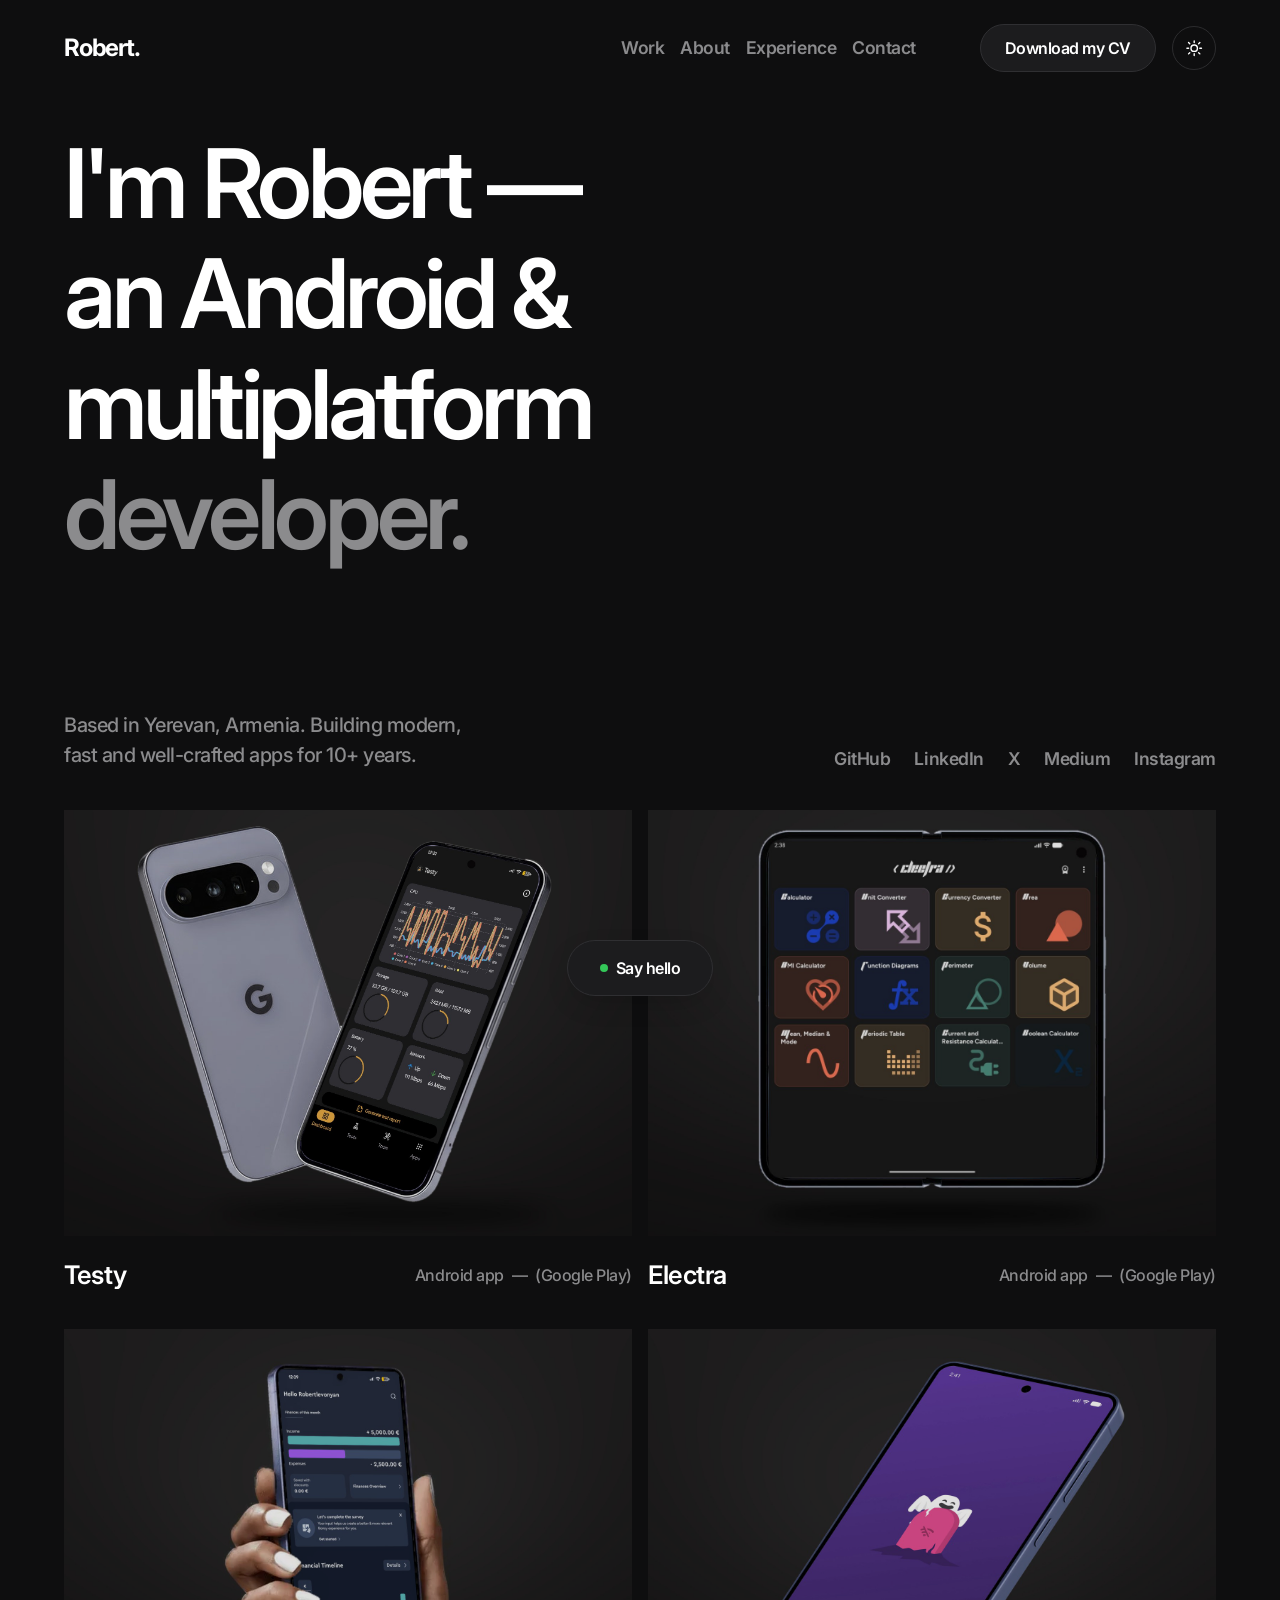
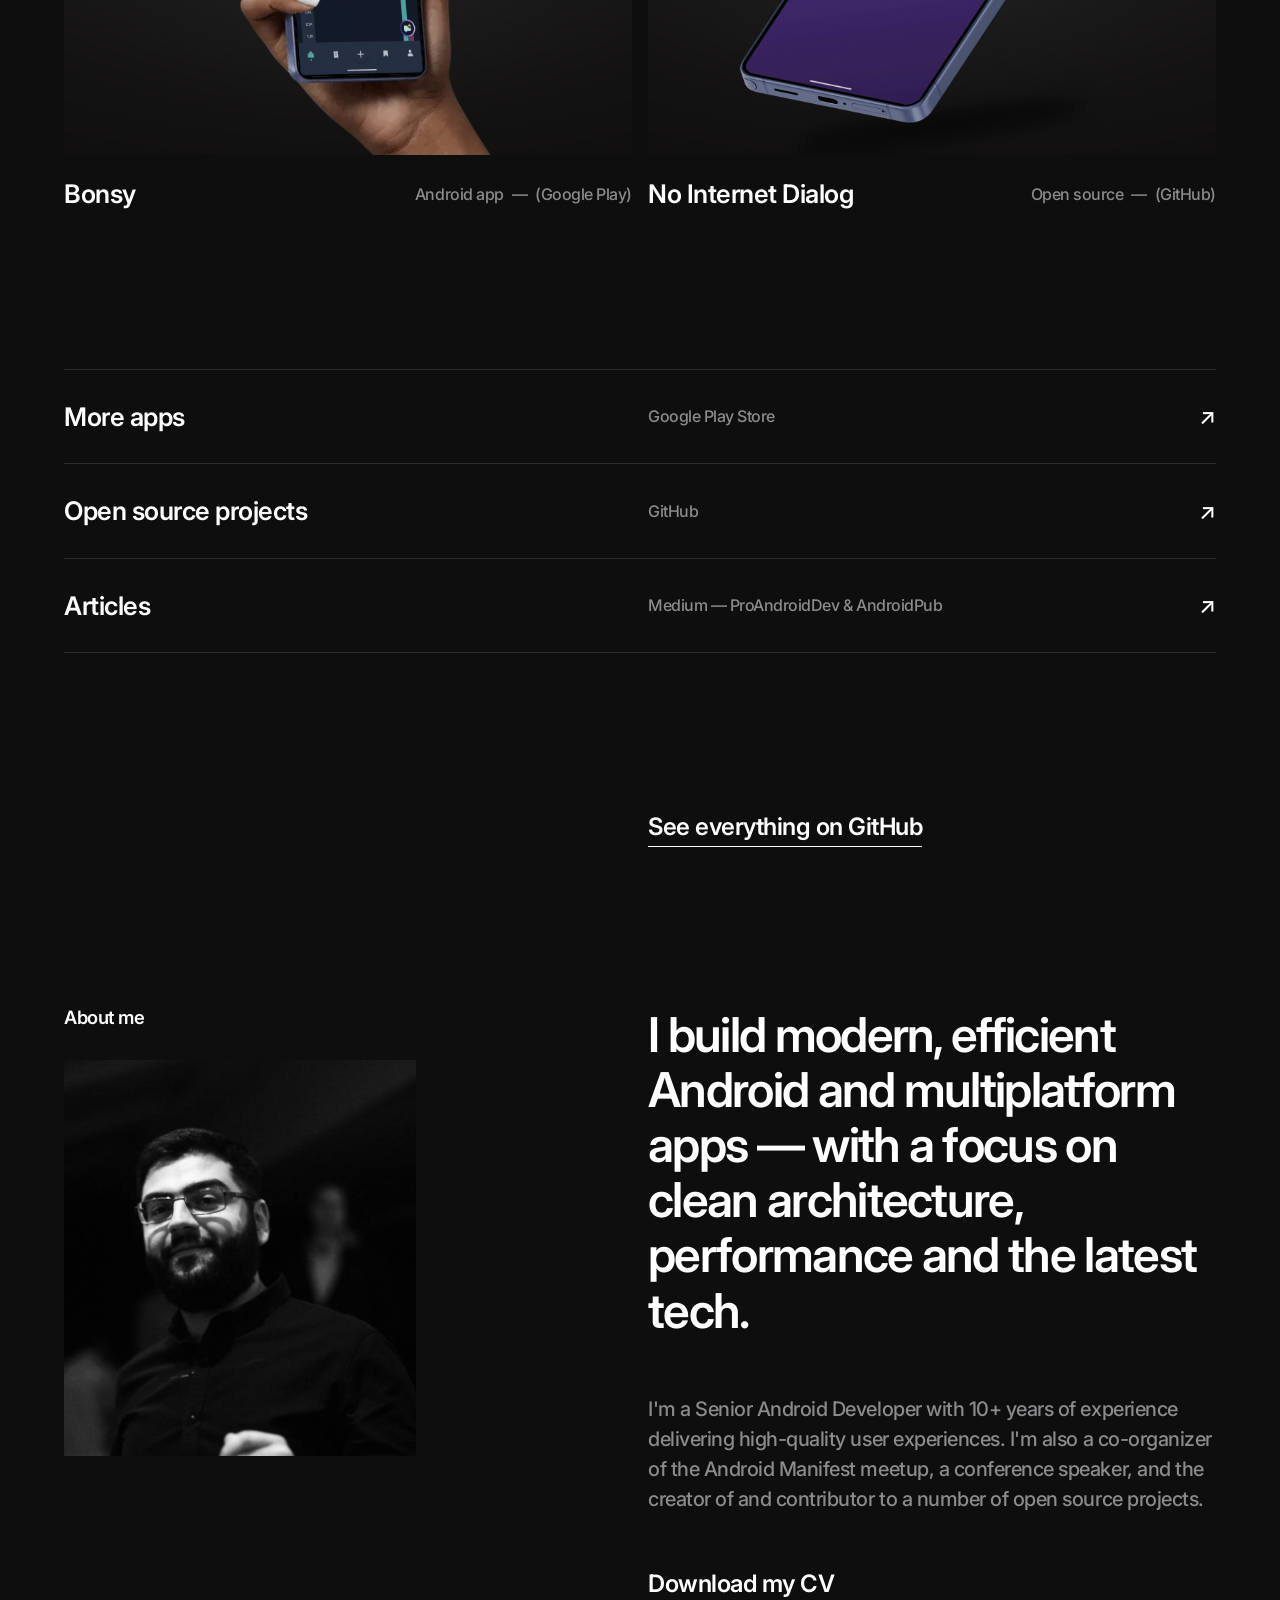
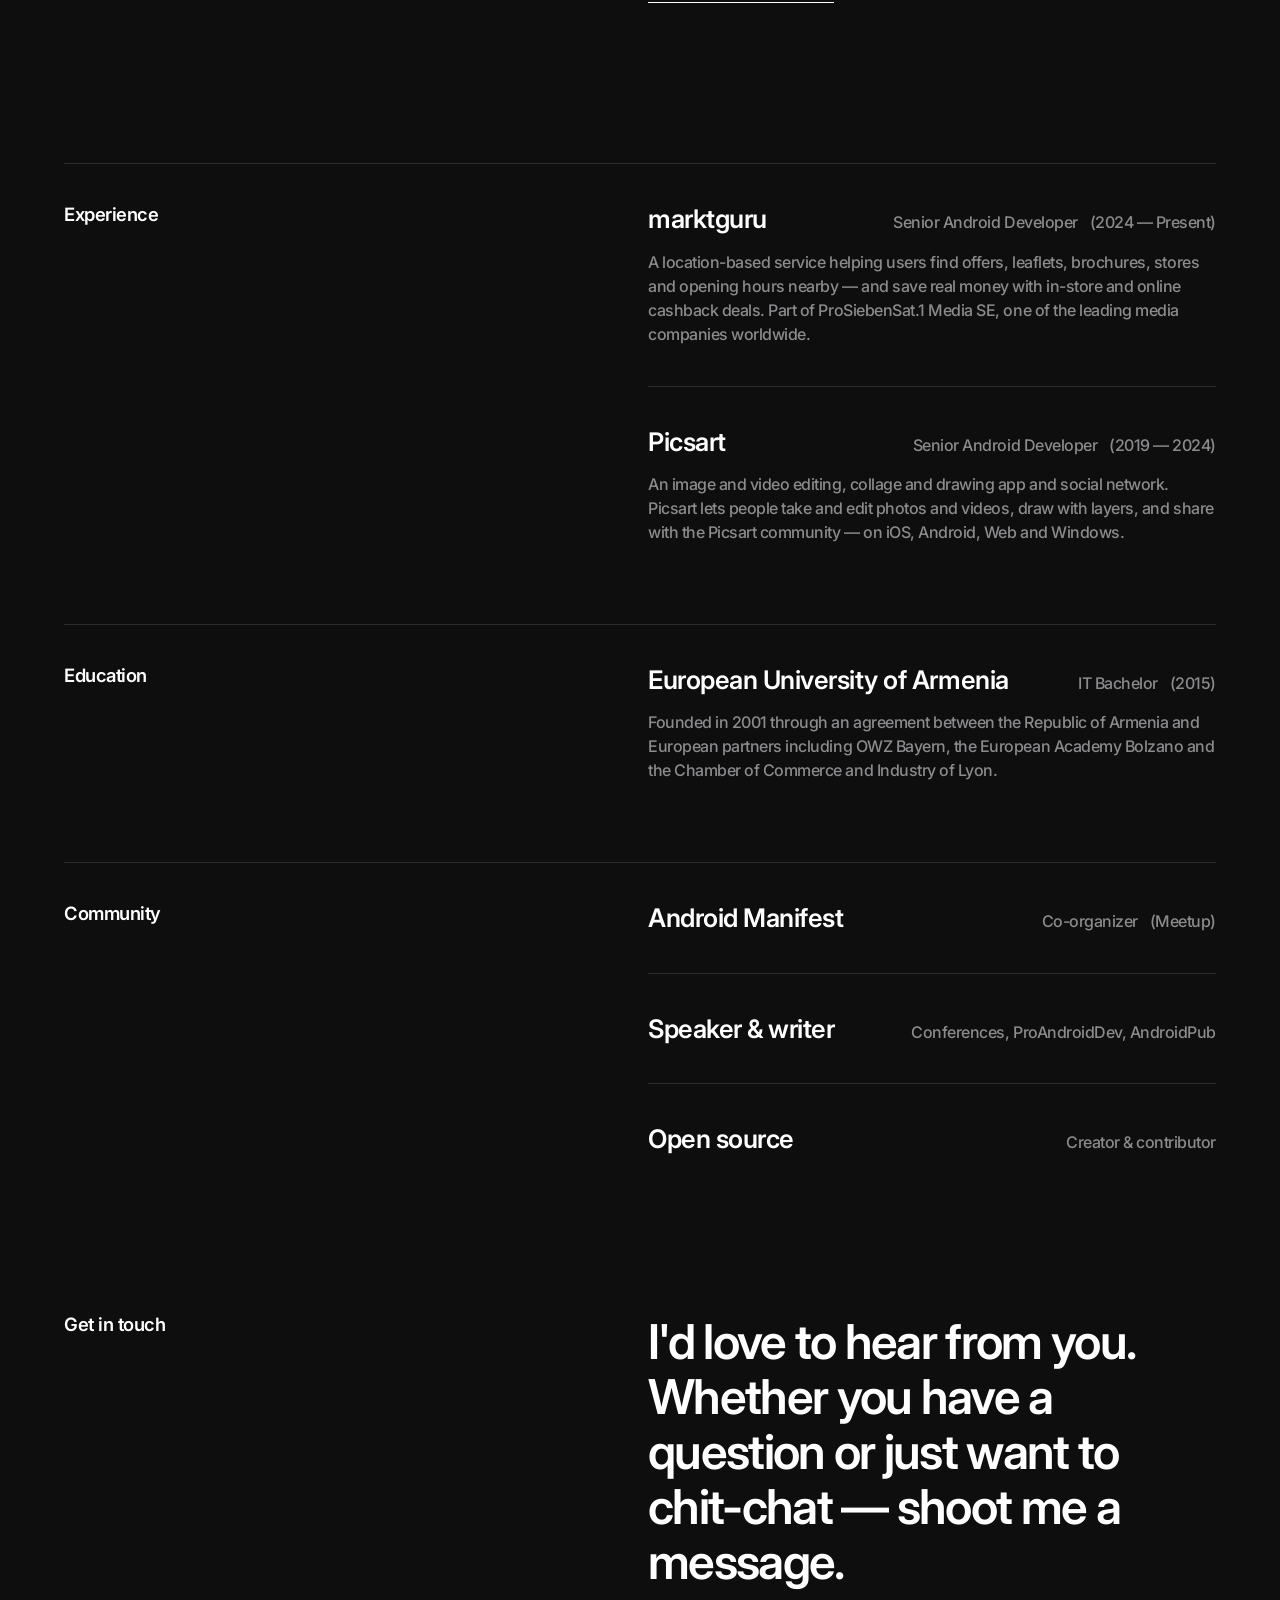
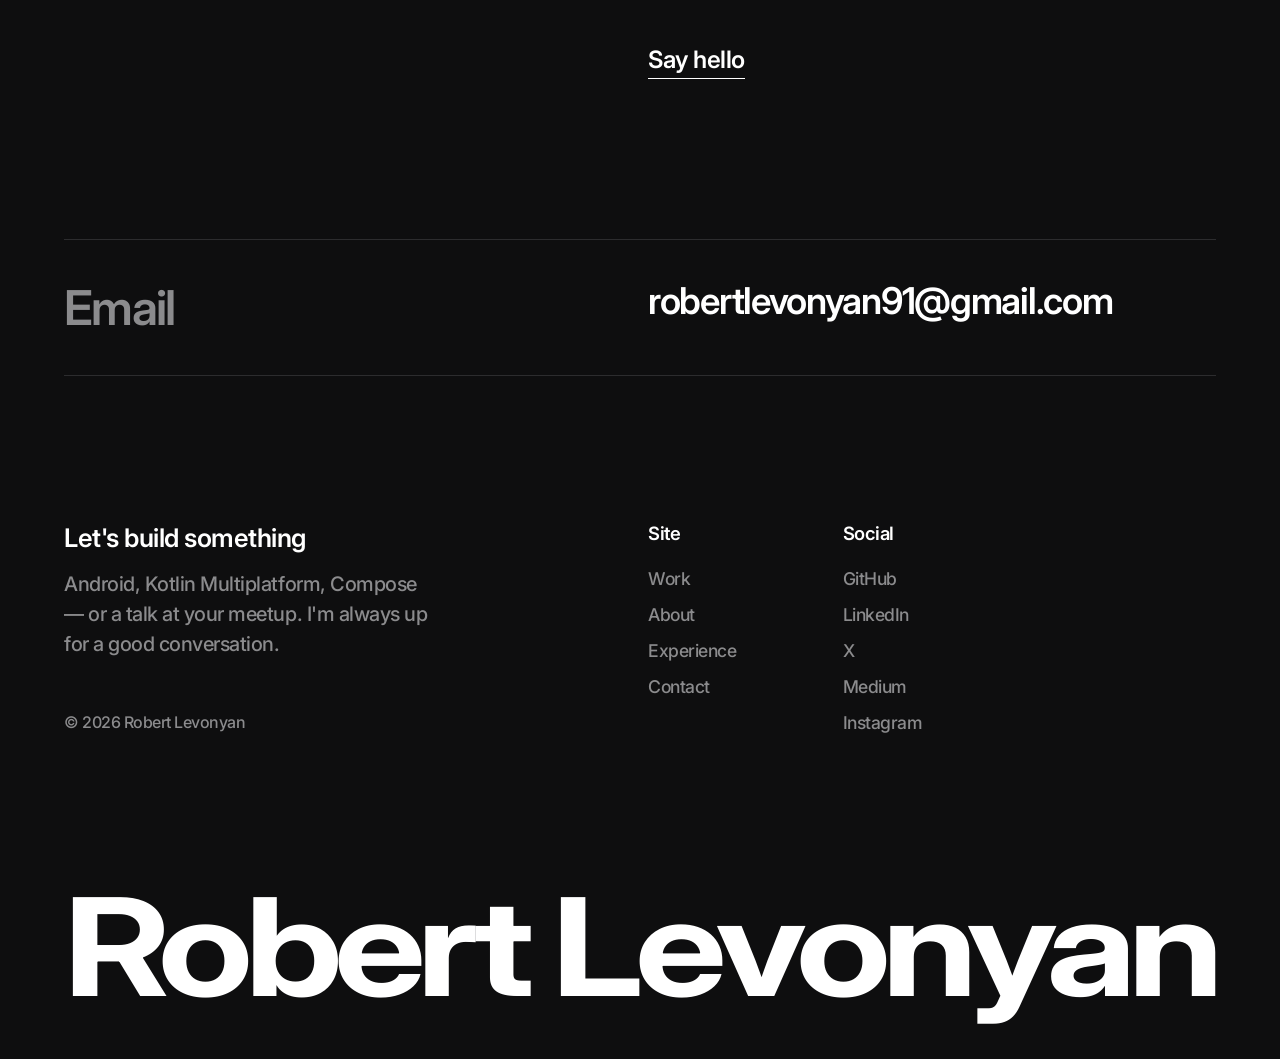
<file: index.html>
<!DOCTYPE html>
<html lang="en">
<head>
    <meta charset="utf-8">
    <title>Robert Levonyan — Android &amp; Multiplatform Developer</title>
    <meta name="description" content="Robert Levonyan is a Senior Android and multiplatform developer based in Yerevan, Armenia. Apps, open source, talks and writing.">
    <meta name="author" content="Robert Levonyan">
    <meta name="viewport" content="width=device-width, initial-scale=1">
    <meta name="theme-color" content="#0e0e0f">

    <meta property="og:type" content="website">
    <meta property="og:title" content="Robert Levonyan — Android &amp; Multiplatform Developer">
    <meta property="og:description" content="Senior Android and multiplatform developer based in Yerevan, Armenia.">
    <meta property="og:url" content="https://robertlevonyan.com/">
    <meta property="og:image" content="https://robertlevonyan.com/images/about-photo.jpg">

    <link rel="preconnect" href="https://fonts.googleapis.com">
    <link rel="preconnect" href="https://fonts.gstatic.com" crossorigin>
    <link rel="stylesheet" href="https://fonts.googleapis.com/css2?family=Inter:wght@400..700&display=swap">
    <link rel="stylesheet" href="css/site.css">
    <script>
        (function () {
            var d = document.documentElement, t = "dark";
            try { t = localStorage.getItem("theme") || "dark"; } catch (e) {}
            d.setAttribute("data-theme", t === "light" ? "light" : "dark");
            d.classList.add("js");
        })();
    </script>

    <link rel="apple-touch-icon" sizes="180x180" href="apple-touch-icon.png">
    <link rel="icon" type="image/svg+xml" href="favicon.svg">
    <link rel="icon" href="favicon.ico" sizes="any">
    <link rel="icon" type="image/png" sizes="32x32" href="favicon-32x32.png">
    <link rel="icon" type="image/png" sizes="16x16" href="favicon-16x16.png">
    <link rel="manifest" href="site.webmanifest">
</head>

<body id="top">

    <!-- ===== Hero ===== -->
    <section class="section section-hero">
        <header class="nav">
            <div class="container container-nav">
                <a href="#top" class="nav-brand" aria-label="Robert Levonyan — home">Robert.</a>

                <nav class="nav-menu" id="nav-menu" aria-label="Main">
                    <div class="nav-menu-links">
                        <a href="#work" class="nav-link">Work</a>
                        <a href="#about" class="nav-link">About</a>
                        <a href="#experience" class="nav-link">Experience</a>
                        <a href="#contact" class="nav-link">Contact</a>
                    </div>
                    <a href="https://drive.google.com/open?id=142lXrGCILpX3a_YI8Xa8GMttNpjm3hfv&amp;usp=drive_fs" target="_blank" rel="noopener" class="button button-dark">Download my CV</a>
                </nav>

                <div class="nav-actions">
                    <button class="theme-toggle" type="button" aria-label="Switch to light mode">
                        <svg class="icon-sun" viewBox="0 0 24 24" fill="none" stroke="currentColor" stroke-width="1.8" stroke-linecap="round" aria-hidden="true"><circle cx="12" cy="12" r="4.2"/><path d="M12 2.5v2.2M12 19.3v2.2M4.6 4.6l1.6 1.6M17.8 17.8l1.6 1.6M2.5 12h2.2M19.3 12h2.2M4.6 19.4l1.6-1.6M17.8 6.2l1.6-1.6"/></svg>
                        <svg class="icon-moon" viewBox="0 0 24 24" fill="none" stroke="currentColor" stroke-width="1.8" stroke-linejoin="round" aria-hidden="true"><path d="M20.5 14.6A8.5 8.5 0 0 1 9.4 3.5a8.5 8.5 0 1 0 11.1 11.1Z"/></svg>
                    </button>
                    <button class="nav-menu-button" aria-controls="nav-menu" aria-expanded="false" aria-label="Open menu">
                        <span></span><span></span>
                    </button>
                </div>
            </div>
        </header>

        <div class="container hero-main">
            <div class="hero-content">
                <h1 class="hero-heading-lines">
                    <span class="reveal-line"><span class="display-2xl">I'm Robert —</span></span>
                    <span class="reveal-line"><span class="display-2xl">an Android &amp;</span></span>
                    <span class="reveal-line"><span class="display-2xl">multiplatform</span></span>
                    <span class="reveal-line"><span class="display-2xl display-light">developer.</span></span>
                </h1>
            </div>
        </div>

        <div class="container container-hero-bottom">
            <div class="grid">
                <p class="body-l hero-intro fade-up">Based in Yerevan, Armenia. Building modern,<br class="hide-s"> fast and well-crafted apps for 10+ years.</p>
                <ul class="hero-social fade-up" aria-label="Social profiles">
                    <li><a href="https://github.com/robertlevonyan" target="_blank" rel="noopener" class="nav-link">GitHub</a></li>
                    <li><a href="https://www.linkedin.com/in/robert-levonyan-0226a462/" target="_blank" rel="noopener" class="nav-link">LinkedIn</a></li>
                    <li><a href="https://x.com/robertlevonyan" target="_blank" rel="noopener" class="nav-link">X</a></li>
                    <li><a href="https://robertlevonyan.medium.com/" target="_blank" rel="noopener" class="nav-link">Medium</a></li>
                    <li><a href="https://www.instagram.com/robert_levonyan/" target="_blank" rel="noopener" class="nav-link">Instagram</a></li>
                </ul>
            </div>
        </div>
    </section>

    <!-- ===== Work ===== -->
    <section class="section section-below-hero" id="work">
        <div class="container">
            <div class="projects-list">

                <a href="https://play.google.com/store/apps/details?id=com.robertlevonyan.testy" target="_blank" rel="noopener" class="project-card fade-up">
                    <div class="project-card-image-wrapper">
                        <img src="images/portfolio/testy-mockup.jpg" alt="Testy dashboard on a Google Pixel phone" class="project-card-image theme-img-light" loading="lazy" width="1900" height="1425">
                        <img src="images/portfolio/testy-mockup-dark.jpg" alt="Testy dashboard on a Google Pixel phone" class="project-card-image theme-img-dark" loading="lazy" width="1900" height="1425">
                        <img src="images/portfolio/testy.png" alt="" class="project-card-icon" loading="lazy">
                        <div class="project-card-image-overlay"></div>
                    </div>
                    <div class="project-card-content">
                        <div class="project-card-title">
                            <h2 class="project-card-title-text">Testy</h2>
                            <h2 class="project-card-title-text project-card-title-text-absolute" aria-hidden="true">Testy</h2>
                        </div>
                        <div class="project-card-meta body"><span>Android app</span><span>—</span><span>(Google Play)</span></div>
                    </div>
                </a>

                <a href="https://play.google.com/store/apps/details?id=com.robertlevonyan.electra" target="_blank" rel="noopener" class="project-card fade-up">
                    <div class="project-card-image-wrapper">
                        <img src="images/portfolio/electra-mockup.jpg" alt="Electra on a Google Pixel Fold" class="project-card-image theme-img-light" loading="lazy" width="1392" height="1044">
                        <img src="images/portfolio/electra-mockup-dark.jpg" alt="Electra on a Google Pixel Fold" class="project-card-image theme-img-dark" loading="lazy" width="1392" height="1044">
                        <img src="images/portfolio/electra.png" alt="" class="project-card-icon" loading="lazy">
                        <div class="project-card-image-overlay"></div>
                    </div>
                    <div class="project-card-content">
                        <div class="project-card-title">
                            <h2 class="project-card-title-text">Electra</h2>
                            <h2 class="project-card-title-text project-card-title-text-absolute" aria-hidden="true">Electra</h2>
                        </div>
                        <div class="project-card-meta body"><span>Android app</span><span>—</span><span>(Google Play)</span></div>
                    </div>
                </a>

                <a href="https://play.google.com/store/apps/details?id=guru.bonbon.app" target="_blank" rel="noopener" class="project-card fade-up">
                    <div class="project-card-image-wrapper">
                        <img src="images/portfolio/bonsy-mockup.jpg" alt="Bonsy home screen on an Android phone held in a hand" class="project-card-image theme-img-light" loading="lazy" width="1600" height="1200">
                        <img src="images/portfolio/bonsy-mockup-dark.jpg" alt="Bonsy home screen on an Android phone held in a hand" class="project-card-image theme-img-dark" loading="lazy" width="1600" height="1200">
                        <img src="images/portfolio/bonsy.png" alt="" class="project-card-icon" loading="lazy">
                        <div class="project-card-image-overlay"></div>
                    </div>
                    <div class="project-card-content">
                        <div class="project-card-title">
                            <h2 class="project-card-title-text">Bonsy</h2>
                            <h2 class="project-card-title-text project-card-title-text-absolute" aria-hidden="true">Bonsy</h2>
                        </div>
                        <div class="project-card-meta body"><span>Android app</span><span>—</span><span>(Google Play)</span></div>
                    </div>
                </a>

                <a href="https://github.com/robertlevonyan/no-internet-dialog-kt" target="_blank" rel="noopener" class="project-card fade-up">
                    <div class="project-card-image-wrapper">
                        <img src="images/portfolio/nid-mockup.jpg" alt="No Internet Dialog animation on an Android phone" class="project-card-image theme-img-light" loading="lazy" width="1600" height="1200">
                        <img src="images/portfolio/nid-mockup-dark.jpg" alt="No Internet Dialog animation on an Android phone" class="project-card-image theme-img-dark" loading="lazy" width="1600" height="1200">
                        <div class="project-card-image-overlay"></div>
                    </div>
                    <div class="project-card-content">
                        <div class="project-card-title">
                            <h2 class="project-card-title-text">No Internet Dialog</h2>
                            <h2 class="project-card-title-text project-card-title-text-absolute" aria-hidden="true">No Internet Dialog</h2>
                        </div>
                        <div class="project-card-meta body"><span>Open source</span><span>—</span><span>(GitHub)</span></div>
                    </div>
                </a>

            </div>
        </div>

        <div class="container">
            <div class="secondary-list">
                <a href="https://play.google.com/store/apps/dev?id=5477562049350283357" target="_blank" rel="noopener" class="secondary-project-card" data-preview="images/portfolio/play.png">
                    <div class="grid">
                        <div class="display-m secondary-title">More apps</div>
                        <div class="project-card-meta body secondary-meta"><span>Google Play Store</span><span class="arrow">↗</span></div>
                    </div>
                </a>
                <a href="https://github.com/robertlevonyan" target="_blank" rel="noopener" class="secondary-project-card" data-preview="images/portfolio/github.png">
                    <div class="grid">
                        <div class="display-m secondary-title">Open source projects</div>
                        <div class="project-card-meta body secondary-meta"><span>GitHub</span><span class="arrow">↗</span></div>
                    </div>
                </a>
                <a href="https://robertlevonyan.medium.com/" target="_blank" rel="noopener" class="secondary-project-card">
                    <div class="grid">
                        <div class="display-m secondary-title">Articles</div>
                        <div class="project-card-meta body secondary-meta"><span>Medium — ProAndroidDev &amp; AndroidPub</span><span class="arrow">↗</span></div>
                    </div>
                </a>
            </div>
            <div class="hover-preview" aria-hidden="true"><img alt=""></div>
        </div>

        <div class="container">
            <div class="grid">
                <a href="https://github.com/robertlevonyan" target="_blank" rel="noopener" class="link-l see-all">See everything on GitHub</a>
            </div>
        </div>
    </section>

    <!-- ===== About ===== -->
    <section class="section" id="about">
        <div class="container">
            <div class="grid grid-content">
                <div class="about-side">
                    <h2 class="display-xs">About me</h2>
                    <figure class="about-photo fade-up">
                        <img src="images/about-photo.jpg" srcset="images/about-photo.jpg 1x, images/about-photo@2x.jpg 2x" alt="Portrait of Robert Levonyan" loading="lazy">
                    </figure>
                </div>
                <div class="about-copy">
                    <p class="display-xl fade-up">I build modern, efficient Android and multiplatform apps — with a focus on clean architecture, performance and the latest tech.</p>
                    <p class="body-l fade-up">I'm a Senior Android Developer with 10+ years of experience delivering high-quality user experiences. I'm also a co-organizer of the Android Manifest meetup, a conference speaker, and the creator of and contributor to a number of open source projects.</p>
                    <a href="https://drive.google.com/open?id=142lXrGCILpX3a_YI8Xa8GMttNpjm3hfv&amp;usp=drive_fs" target="_blank" rel="noopener" class="link-l fade-up">Download my CV</a>
                </div>
            </div>
        </div>
    </section>

    <!-- ===== Experience ===== -->
    <section class="section" id="experience">
        <div class="container">
            <div class="section-header grid">
                <h2 class="display-xs title-col">Experience</h2>
                <div class="list-col">
                    <div class="xp-list">
                        <article class="xp-item fade-up">
                            <div class="xp-head">
                                <h3 class="display-m">marktguru</h3>
                                <div class="xp-meta body"><span>Senior Android Developer</span><span>(2024 — Present)</span></div>
                            </div>
                            <p class="body xp-desc">A location-based service helping users find offers, leaflets, brochures, stores and opening hours nearby — and save real money with in-store and online cashback deals. Part of ProSiebenSat.1 Media SE, one of the leading media companies worldwide.</p>
                        </article>
                        <article class="xp-item fade-up">
                            <div class="xp-head">
                                <h3 class="display-m">Picsart</h3>
                                <div class="xp-meta body"><span>Senior Android Developer</span><span>(2019 — 2024)</span></div>
                            </div>
                            <p class="body xp-desc">An image and video editing, collage and drawing app and social network. Picsart lets people take and edit photos and videos, draw with layers, and share with the Picsart community — on iOS, Android, Web and Windows.</p>
                        </article>
                    </div>
                </div>
            </div>
        </div>

        <div class="container">
            <div class="section-header grid">
                <h2 class="display-xs title-col">Education</h2>
                <div class="list-col">
                    <div class="xp-list">
                        <article class="xp-item fade-up">
                            <div class="xp-head">
                                <h3 class="display-m">European University of Armenia</h3>
                                <div class="xp-meta body"><span>IT Bachelor</span><span>(2015)</span></div>
                            </div>
                            <p class="body xp-desc">Founded in 2001 through an agreement between the Republic of Armenia and European partners including OWZ Bayern, the European Academy Bolzano and the Chamber of Commerce and Industry of Lyon.</p>
                        </article>
                    </div>
                </div>
            </div>
        </div>

        <div class="container">
            <div class="section-header grid">
                <h2 class="display-xs title-col">Community</h2>
                <div class="list-col">
                    <div class="xp-list">
                        <article class="xp-item fade-up">
                            <div class="xp-head">
                                <h3 class="display-m">Android Manifest</h3>
                                <div class="xp-meta body"><span>Co-organizer</span><span>(Meetup)</span></div>
                            </div>
                        </article>
                        <article class="xp-item fade-up">
                            <div class="xp-head">
                                <h3 class="display-m">Speaker &amp; writer</h3>
                                <div class="xp-meta body"><span>Conferences, ProAndroidDev, AndroidPub</span></div>
                            </div>
                        </article>
                        <article class="xp-item fade-up">
                            <div class="xp-head">
                                <h3 class="display-m">Open source</h3>
                                <div class="xp-meta body"><span>Creator &amp; contributor</span></div>
                            </div>
                        </article>
                    </div>
                </div>
            </div>
        </div>
    </section>

    <!-- ===== Say hello ===== -->
    <section class="section" id="contact">
        <div class="container">
            <div class="grid grid-content">
                <div class="title-s"><h2 class="display-xs">Get in touch</h2></div>
                <div class="about-copy">
                    <p class="display-xl fade-up">I'd love to hear from you. Whether you have a question or just want to chit-chat — shoot me a message.</p>
                    <a href="mailto:robertlevonyan91@gmail.com" class="link-l fade-up">Say hello</a>
                </div>
            </div>
        </div>
    </section>

    <!-- ===== Footer ===== -->
    <footer class="section section-footer">
        <div class="container">
            <div class="footer-cta">
                <div class="grid">
                    <div class="display-xl display-light footer-cta-label">Email</div>
                    <a href="mailto:robertlevonyan91@gmail.com" class="display-xl display-link footer-cta-mail">robertlevonyan91@gmail.com</a>
                </div>
            </div>
        </div>

        <div class="container">
            <div class="grid grid-footer">
                <div class="footer-item">
                    <div class="v-flex-s">
                        <h2 class="display-m">Let's build something</h2>
                        <p class="body-l">Android, Kotlin Multiplatform, Compose — or a talk at your meetup. I'm always up for a good conversation.</p>
                    </div>
                    <p class="body">© <span id="year">2026</span> Robert Levonyan</p>
                </div>
                <div class="footer-list footer-list-site">
                    <div class="display-xs">Site</div>
                    <nav class="footer-menu" aria-label="Footer">
                        <a href="#work" class="nav-link">Work</a>
                        <a href="#about" class="nav-link">About</a>
                        <a href="#experience" class="nav-link">Experience</a>
                        <a href="#contact" class="nav-link">Contact</a>
                    </nav>
                </div>
                <div class="footer-list footer-list-social">
                    <div class="display-xs">Social</div>
                    <nav class="footer-menu" aria-label="Social">
                        <a href="https://github.com/robertlevonyan" target="_blank" rel="noopener" class="nav-link">GitHub</a>
                        <a href="https://www.linkedin.com/in/robert-levonyan-0226a462/" target="_blank" rel="noopener" class="nav-link">LinkedIn</a>
                        <a href="https://x.com/robertlevonyan" target="_blank" rel="noopener" class="nav-link">X</a>
                        <a href="https://robertlevonyan.medium.com/" target="_blank" rel="noopener" class="nav-link">Medium</a>
                        <a href="https://www.instagram.com/robert_levonyan/" target="_blank" rel="noopener" class="nav-link">Instagram</a>
                    </nav>
                </div>
            </div>
        </div>

        <div class="container">
            <svg class="footer-wordmark" viewBox="0 0 1000 120" role="img" aria-label="Robert Levonyan">
                <text x="0" y="100" textLength="1000" lengthAdjust="spacingAndGlyphs">Robert Levonyan</text>
            </svg>
        </div>
    </footer>

    <div class="fixed-cta">
        <a href="mailto:robertlevonyan91@gmail.com" class="button"><span class="dot" aria-hidden="true"></span>Say hello</a>
    </div>

    <script src="js/site.js"></script>
</body>
</html>
</file>
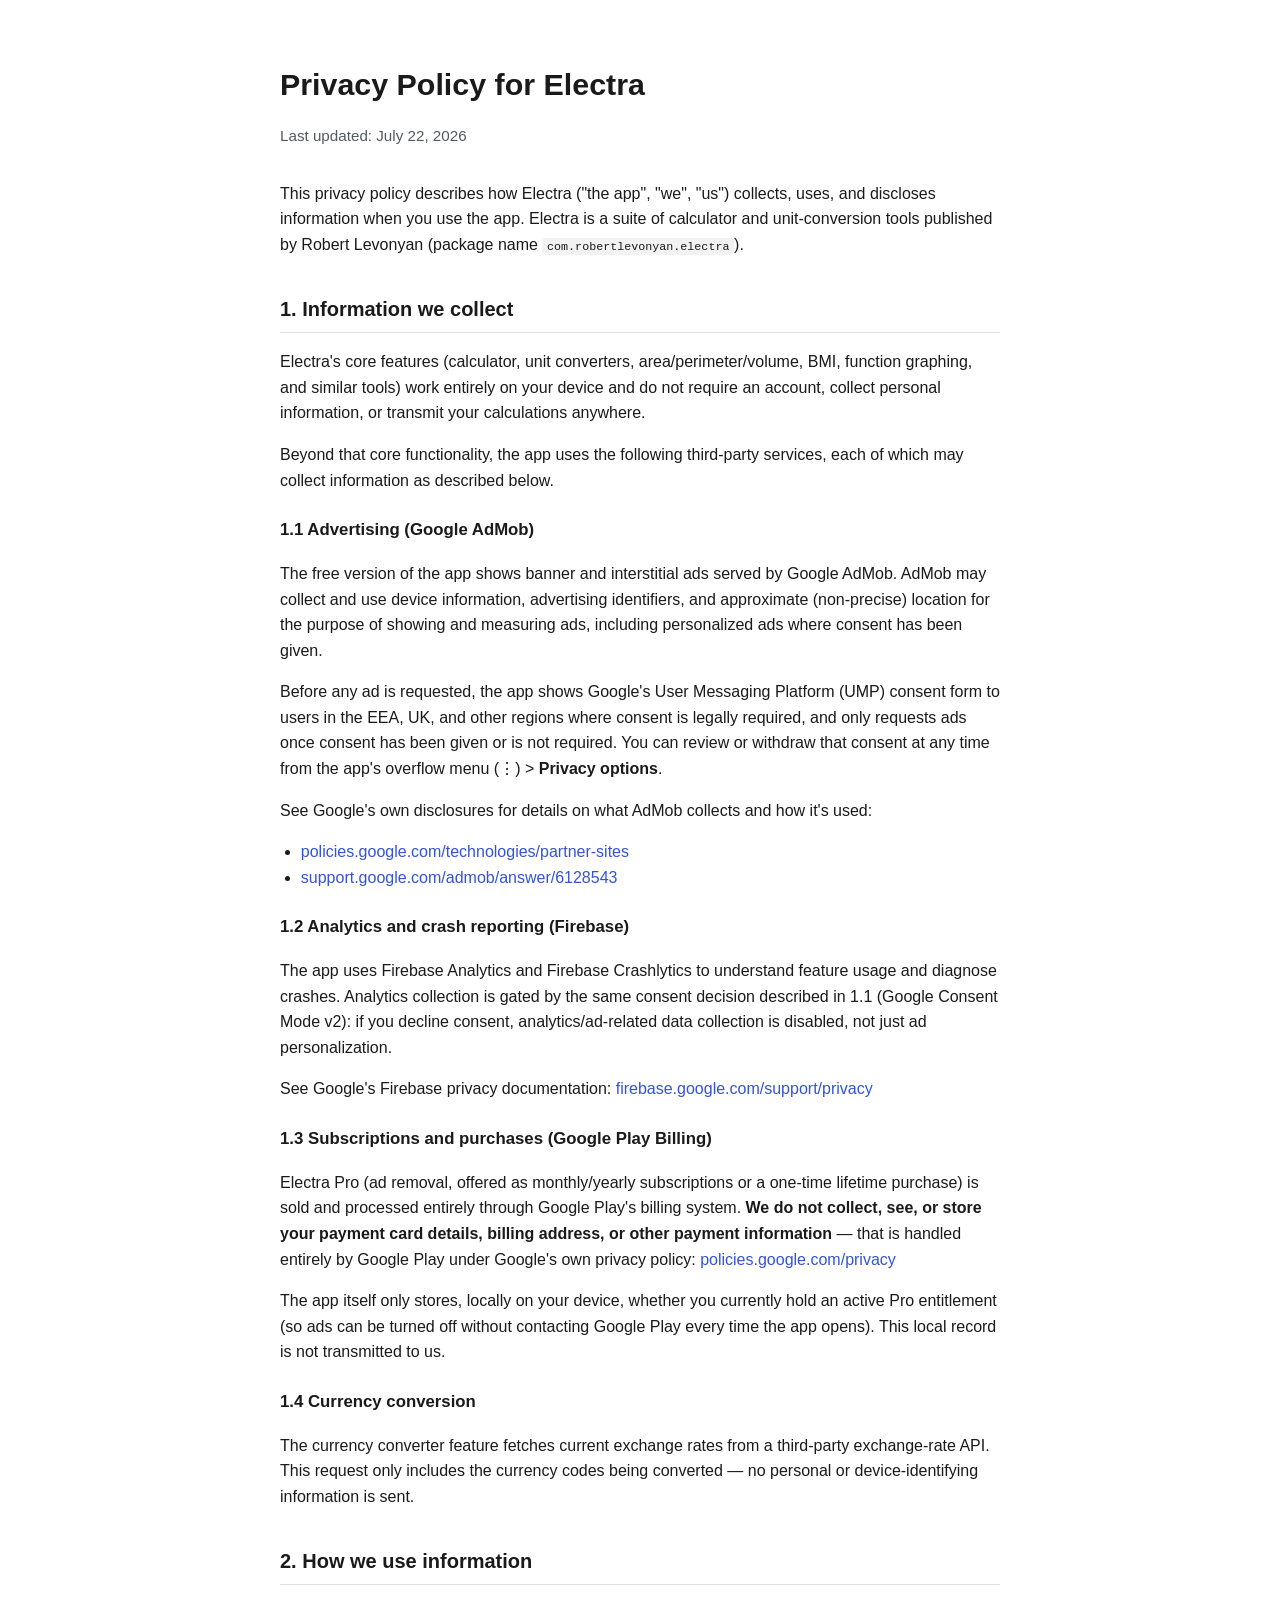
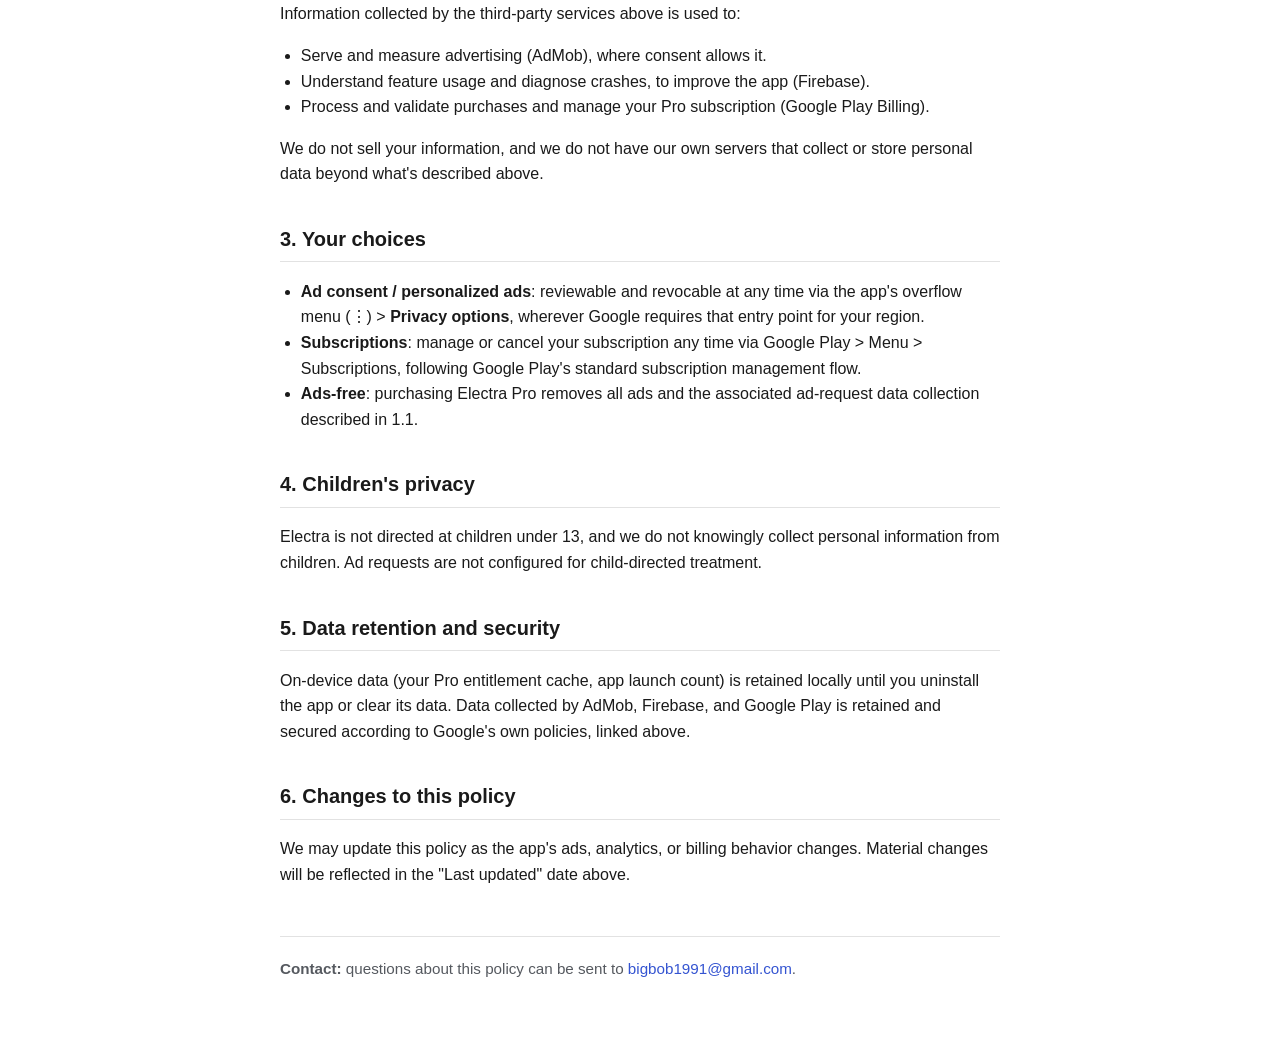
<file: electrapp.html>
<!DOCTYPE html>
<html lang="en">
<head>
<meta charset="UTF-8">
<meta name="viewport" content="width=device-width, initial-scale=1.0">
<title>Privacy Policy — Electra</title>
<style>
  :root {
    color-scheme: light dark;
    --bg: #ffffff;
    --fg: #1a1a1a;
    --muted: #55595f;
    --border: #e2e2e2;
    --accent: #3454d1;
    --code-bg: #f2f2f2;
  }
  @media (prefers-color-scheme: dark) {
    :root {
      --bg: #14161a;
      --fg: #eaeaea;
      --muted: #a7adb5;
      --border: #2b2f36;
      --accent: #8ab4ff;
      --code-bg: #1f232a;
    }
  }
  * { box-sizing: border-box; }
  html, body {
    margin: 0;
    padding: 0;
    background: var(--bg);
    color: var(--fg);
  }
  body {
    font-family: -apple-system, BlinkMacSystemFont, "Segoe UI", Roboto, Helvetica, Arial, sans-serif;
    line-height: 1.6;
    max-width: 760px;
    margin: 0 auto;
    padding: 2.5rem 1.25rem 4rem;
  }
  h1 {
    font-size: 1.9rem;
    margin-bottom: 0.25rem;
  }
  .updated {
    color: var(--muted);
    font-size: 0.95rem;
    margin-bottom: 2rem;
  }
  h2 {
    font-size: 1.25rem;
    margin-top: 2.25rem;
    padding-bottom: 0.4rem;
    border-bottom: 1px solid var(--border);
  }
  h3 {
    font-size: 1.05rem;
    margin-top: 1.5rem;
  }
  p, li {
    color: var(--fg);
  }
  ul {
    padding-left: 1.3rem;
  }
  a {
    color: var(--accent);
    text-decoration: none;
    word-break: break-word;
  }
  a:hover { text-decoration: underline; }
  code {
    background: var(--code-bg);
    padding: 0.15em 0.4em;
    border-radius: 4px;
    font-size: 0.9em;
  }
  .contact {
    margin-top: 3rem;
    padding-top: 1.25rem;
    border-top: 1px solid var(--border);
    color: var(--muted);
    font-size: 0.95rem;
  }
</style>
</head>
<body>

<h1>Privacy Policy for Electra</h1>
<p class="updated">Last updated: July 22, 2026</p>

<p>
  This privacy policy describes how Electra ("the app", "we", "us") collects, uses, and discloses
  information when you use the app. Electra is a suite of calculator and unit-conversion tools
  published by Robert Levonyan (package name <code>com.robertlevonyan.electra</code>).
</p>

<h2>1. Information we collect</h2>

<p>
  Electra's core features (calculator, unit converters, area/perimeter/volume, BMI, function
  graphing, and similar tools) work entirely on your device and do not require an account, collect
  personal information, or transmit your calculations anywhere.
</p>
<p>
  Beyond that core functionality, the app uses the following third-party services, each of which
  may collect information as described below.
</p>

<h3>1.1 Advertising (Google AdMob)</h3>
<p>
  The free version of the app shows banner and interstitial ads served by Google AdMob. AdMob may
  collect and use device information, advertising identifiers, and approximate (non-precise)
  location for the purpose of showing and measuring ads, including personalized ads where consent
  has been given.
</p>
<p>
  Before any ad is requested, the app shows Google's User Messaging Platform (UMP) consent form to
  users in the EEA, UK, and other regions where consent is legally required, and only requests ads
  once consent has been given or is not required. You can review or withdraw that consent at any
  time from the app's overflow menu (⋮) &gt; <strong>Privacy options</strong>.
</p>
<p>See Google's own disclosures for details on what AdMob collects and how it's used:</p>
<ul>
  <li><a href="https://policies.google.com/technologies/partner-sites">policies.google.com/technologies/partner-sites</a></li>
  <li><a href="https://support.google.com/admob/answer/6128543">support.google.com/admob/answer/6128543</a></li>
</ul>

<h3>1.2 Analytics and crash reporting (Firebase)</h3>
<p>
  The app uses Firebase Analytics and Firebase Crashlytics to understand feature usage and diagnose
  crashes. Analytics collection is gated by the same consent decision described in 1.1 (Google
  Consent Mode v2): if you decline consent, analytics/ad-related data collection is disabled, not
  just ad personalization.
</p>
<p>
  See Google's Firebase privacy documentation:
  <a href="https://firebase.google.com/support/privacy">firebase.google.com/support/privacy</a>
</p>

<h3>1.3 Subscriptions and purchases (Google Play Billing)</h3>
<p>
  Electra Pro (ad removal, offered as monthly/yearly subscriptions or a one-time lifetime purchase)
  is sold and processed entirely through Google Play's billing system. <strong>We do not collect,
  see, or store your payment card details, billing address, or other payment information</strong>
  — that is handled entirely by Google Play under Google's own privacy policy:
  <a href="https://policies.google.com/privacy">policies.google.com/privacy</a>
</p>
<p>
  The app itself only stores, locally on your device, whether you currently hold an active Pro
  entitlement (so ads can be turned off without contacting Google Play every time the app opens).
  This local record is not transmitted to us.
</p>

<h3>1.4 Currency conversion</h3>
<p>
  The currency converter feature fetches current exchange rates from a third-party exchange-rate
  API. This request only includes the currency codes being converted — no personal or
  device-identifying information is sent.
</p>

<h2>2. How we use information</h2>
<p>Information collected by the third-party services above is used to:</p>
<ul>
  <li>Serve and measure advertising (AdMob), where consent allows it.</li>
  <li>Understand feature usage and diagnose crashes, to improve the app (Firebase).</li>
  <li>Process and validate purchases and manage your Pro subscription (Google Play Billing).</li>
</ul>
<p>
  We do not sell your information, and we do not have our own servers that collect or store personal
  data beyond what's described above.
</p>

<h2>3. Your choices</h2>
<ul>
  <li><strong>Ad consent / personalized ads</strong>: reviewable and revocable at any time via the
    app's overflow menu (⋮) &gt; <strong>Privacy options</strong>, wherever Google requires that
    entry point for your region.</li>
  <li><strong>Subscriptions</strong>: manage or cancel your subscription any time via Google Play
    &gt; Menu &gt; Subscriptions, following Google Play's standard subscription management flow.</li>
  <li><strong>Ads-free</strong>: purchasing Electra Pro removes all ads and the associated
    ad-request data collection described in 1.1.</li>
</ul>

<h2>4. Children's privacy</h2>
<p>
  Electra is not directed at children under 13, and we do not knowingly collect personal
  information from children. Ad requests are not configured for child-directed treatment.
</p>

<h2>5. Data retention and security</h2>
<p>
  On-device data (your Pro entitlement cache, app launch count) is retained locally until you
  uninstall the app or clear its data. Data collected by AdMob, Firebase, and Google Play is
  retained and secured according to Google's own policies, linked above.
</p>

<h2>6. Changes to this policy</h2>
<p>
  We may update this policy as the app's ads, analytics, or billing behavior changes. Material
  changes will be reflected in the "Last updated" date above.
</p>

<p class="contact">
  <strong>Contact:</strong> questions about this policy can be sent to
  <a href="mailto:bigbob1991@gmail.com">bigbob1991@gmail.com</a>.
</p>

</body>
</html>
</file>
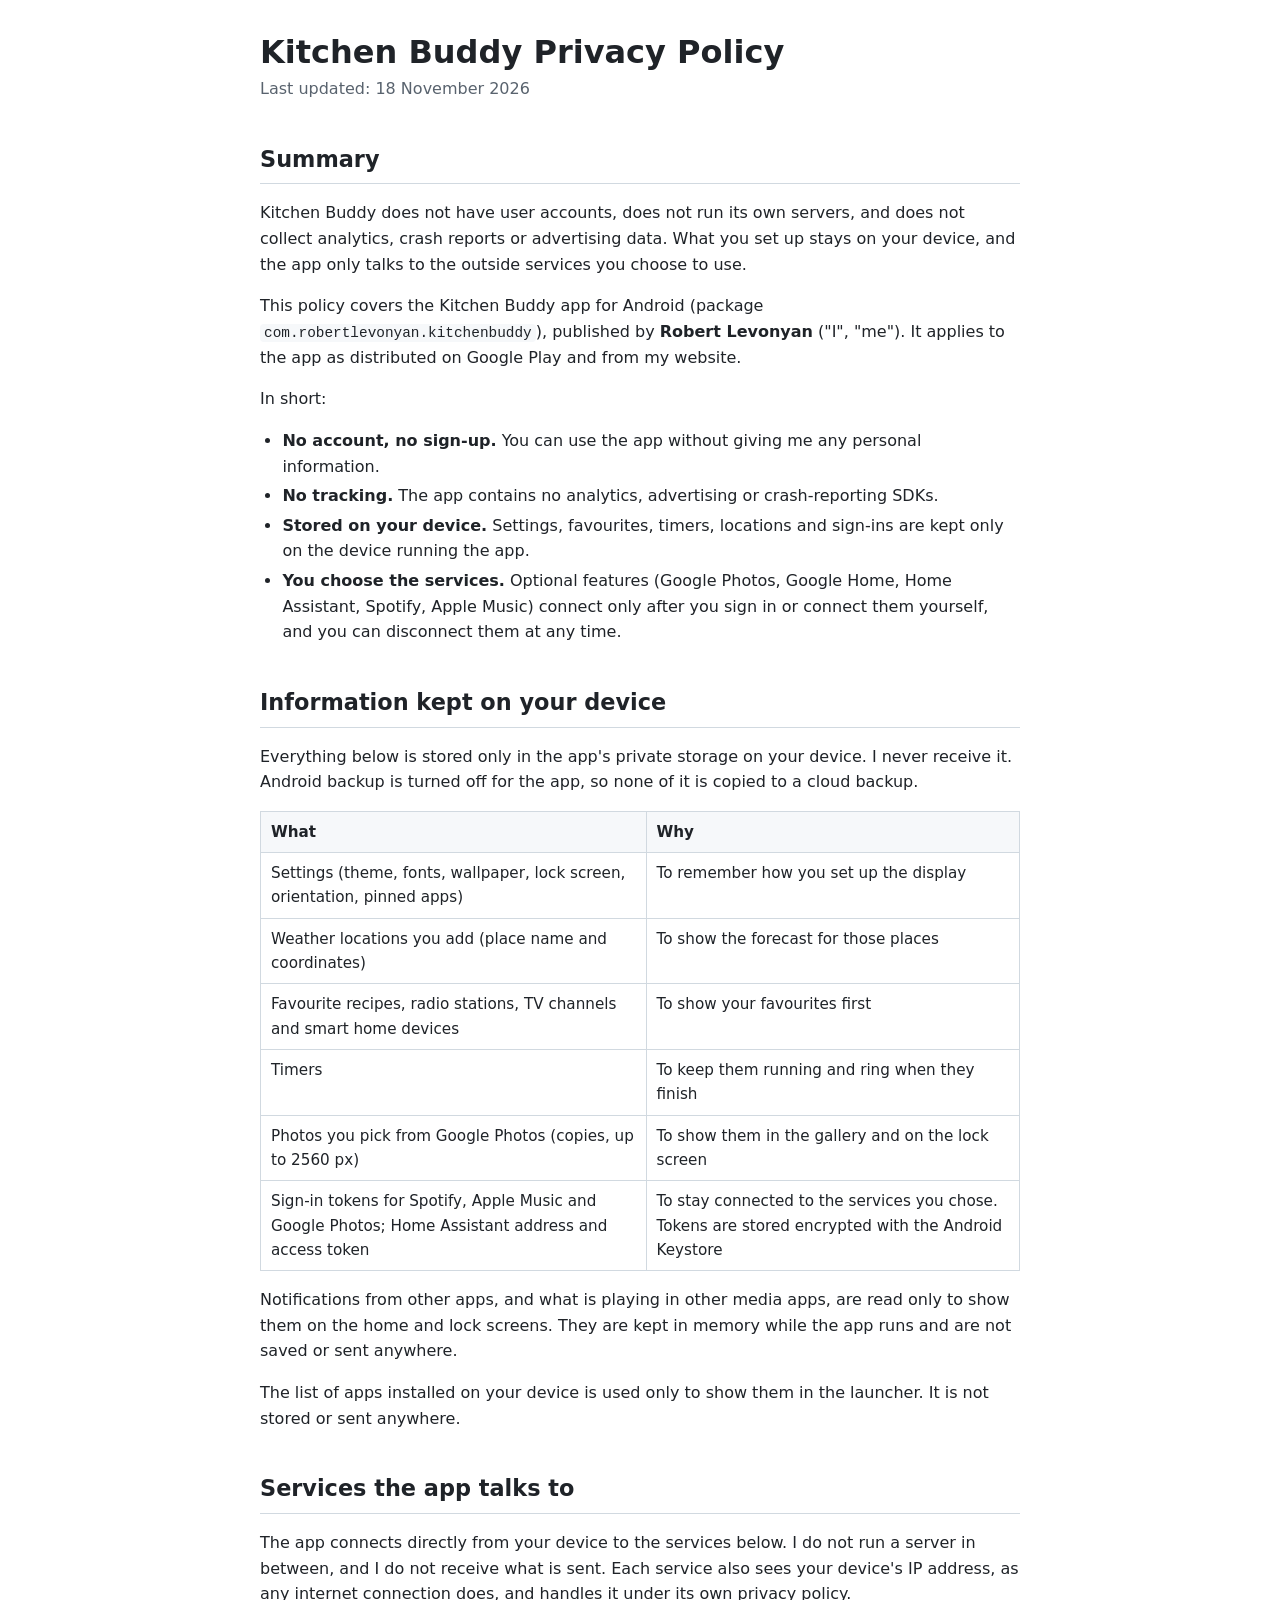
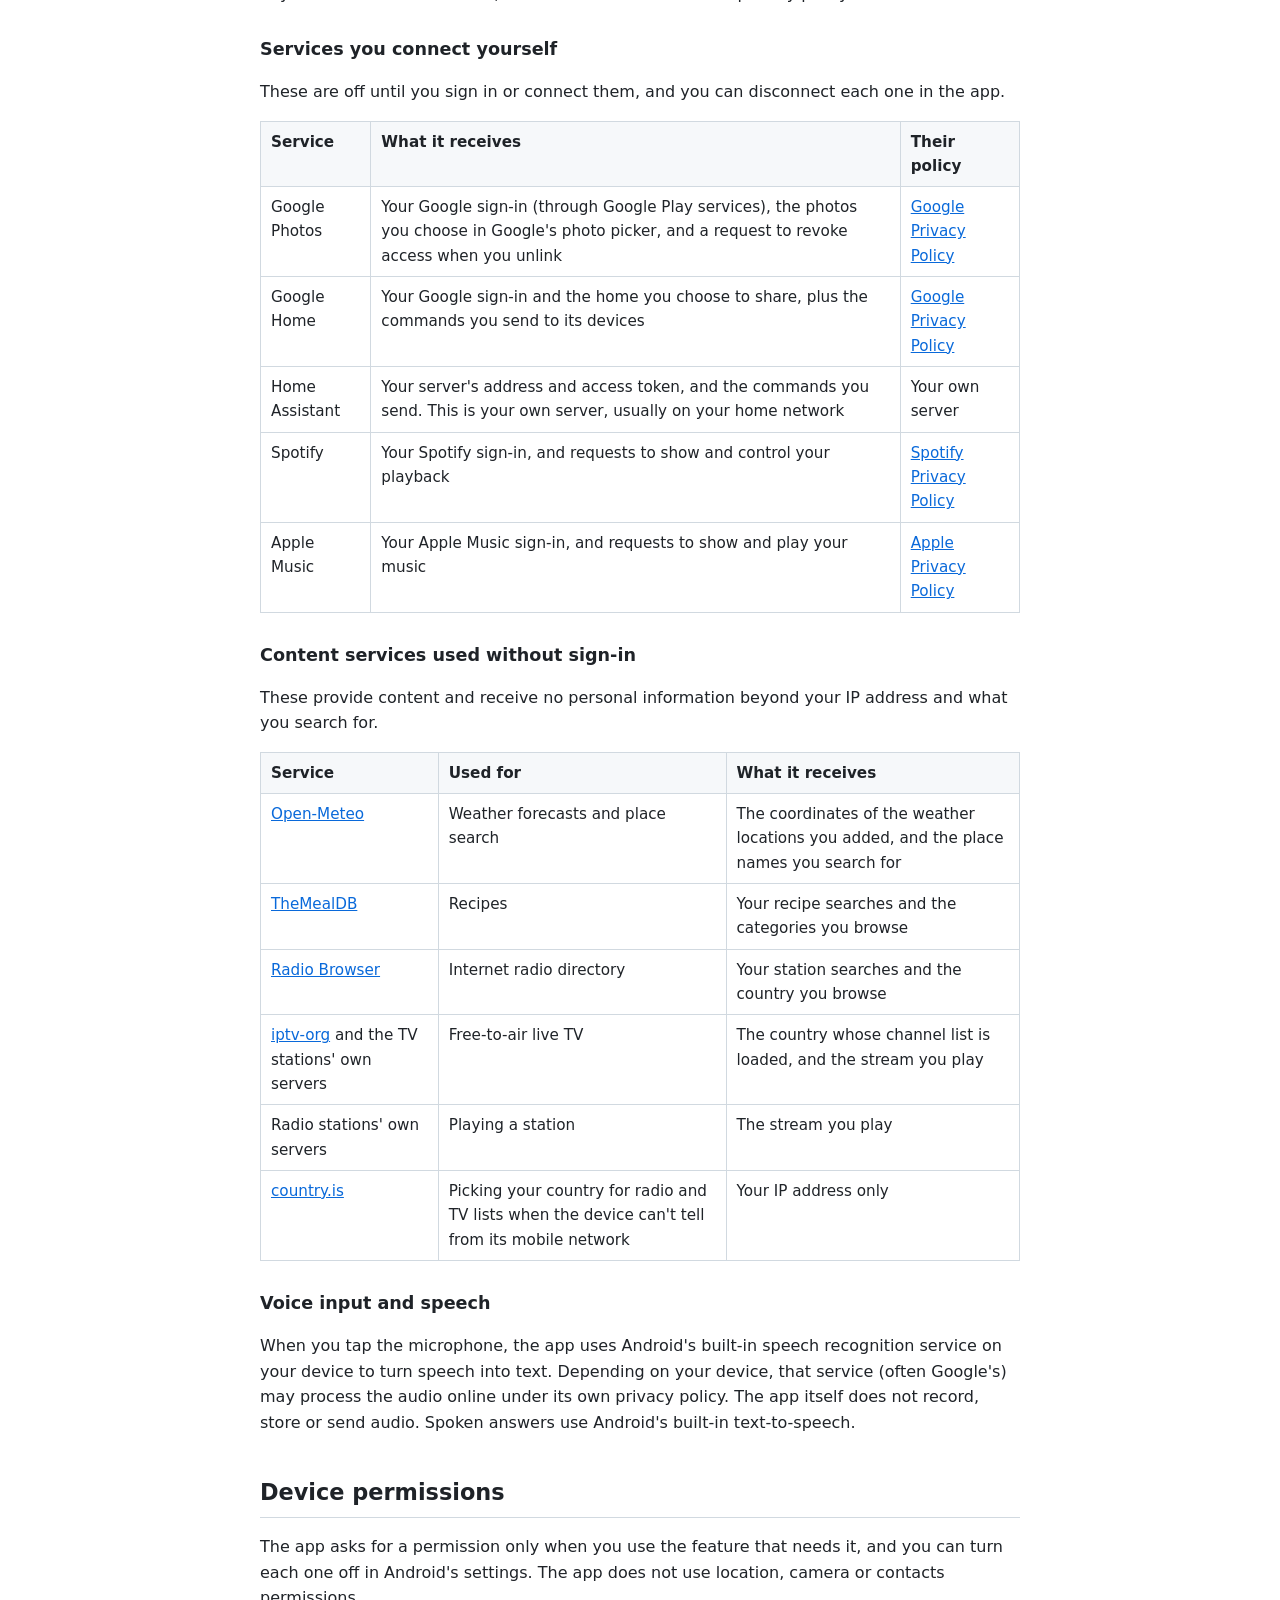
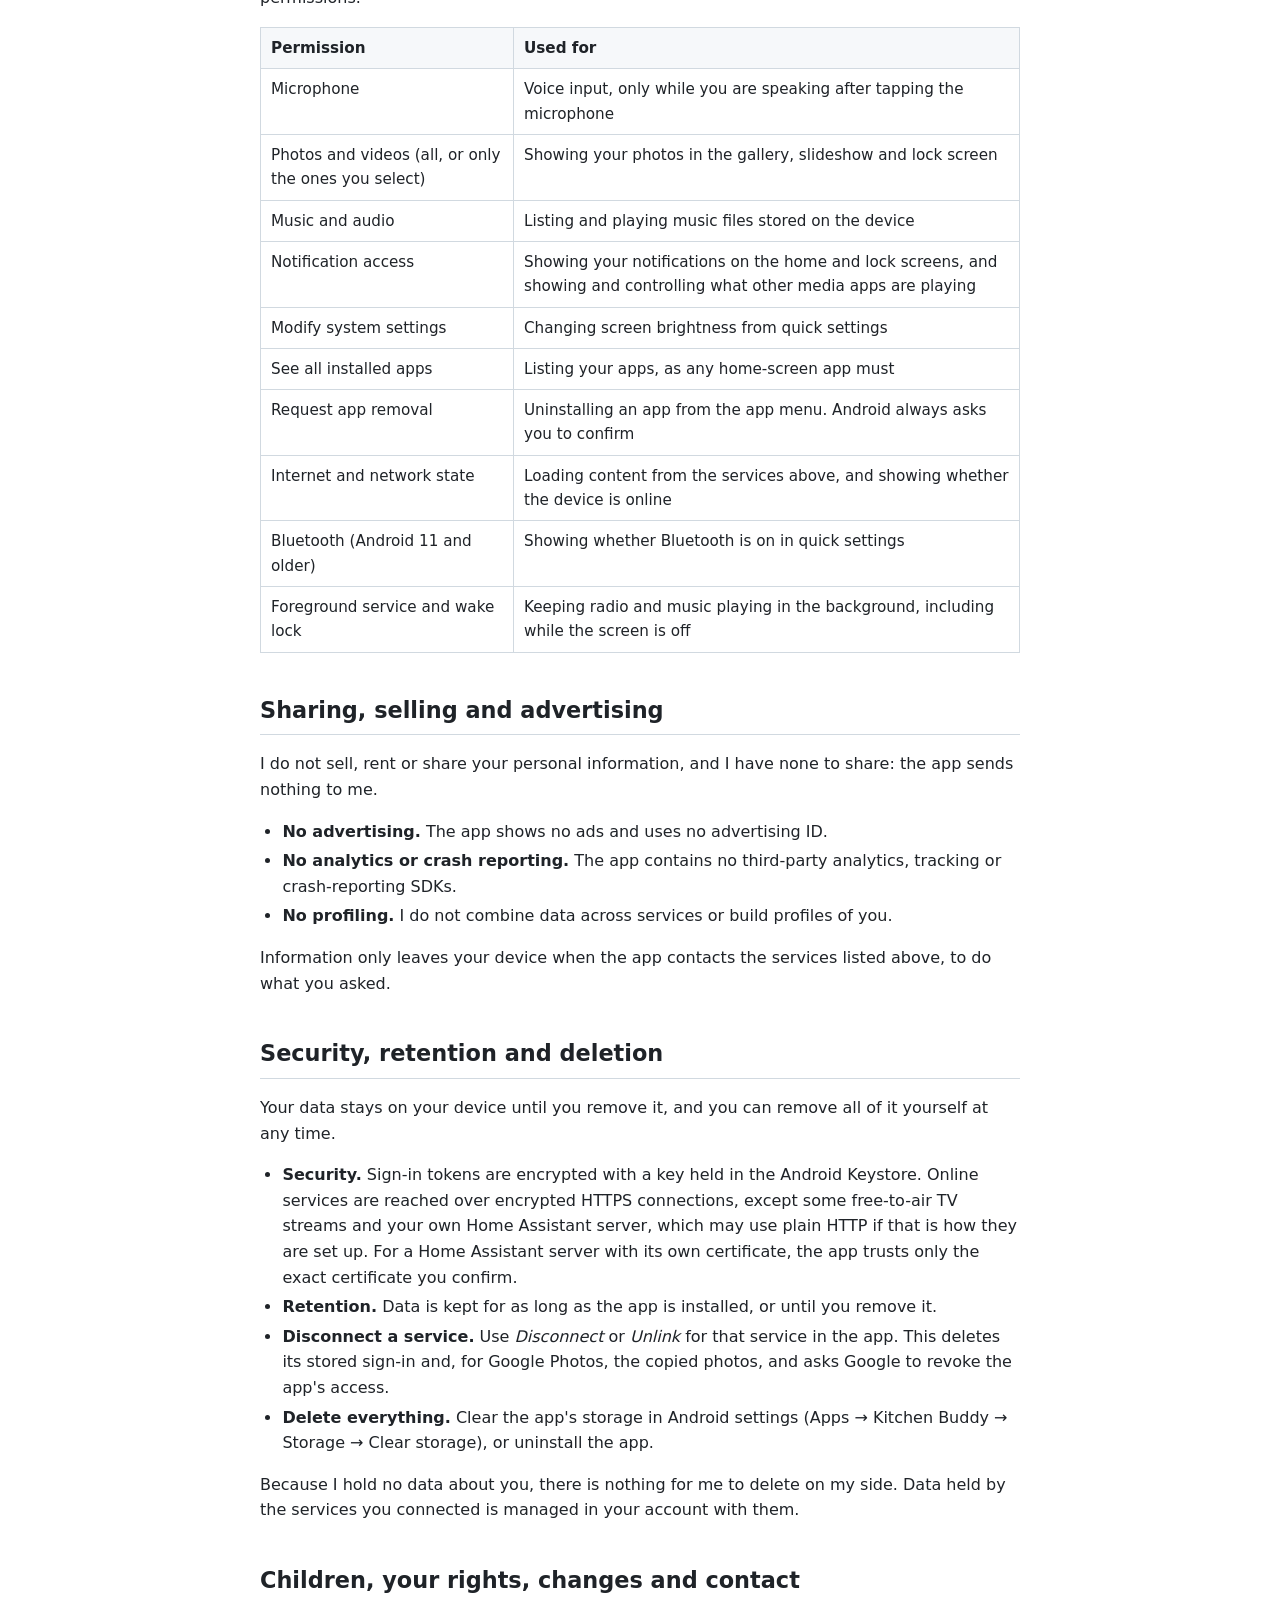
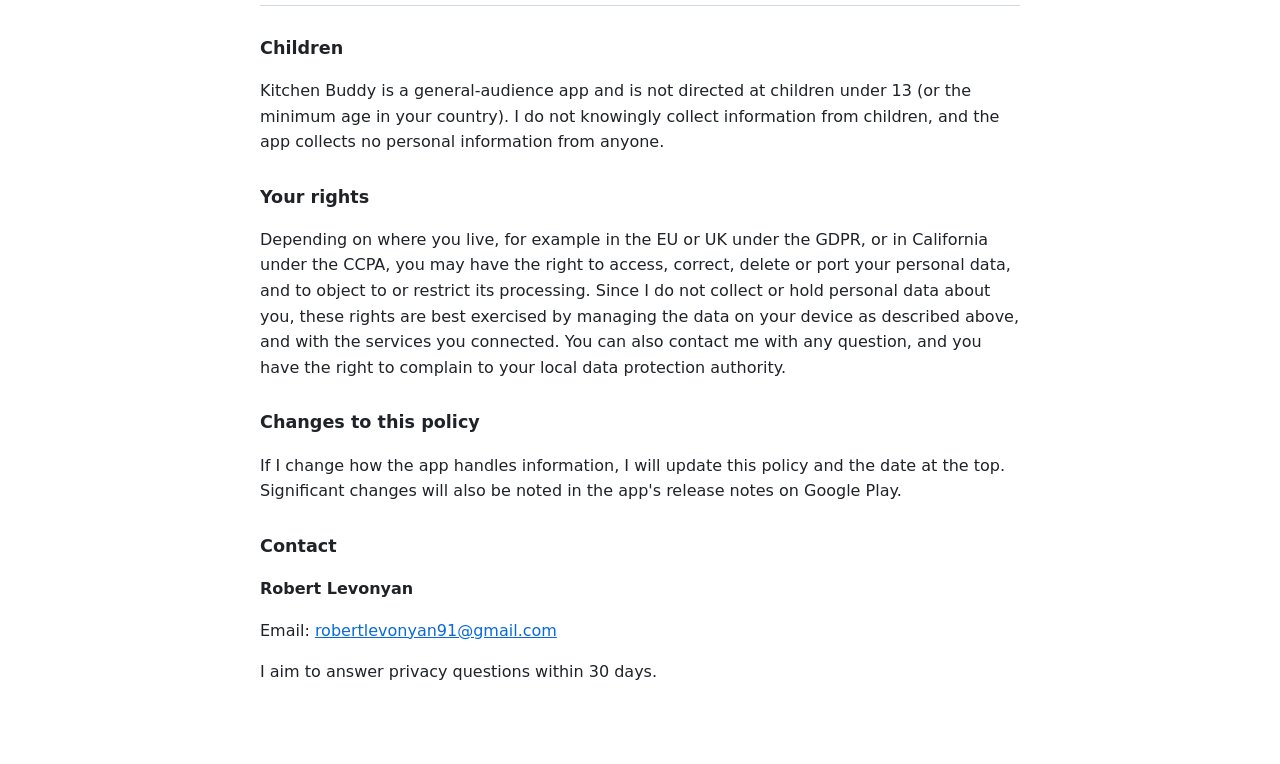
<file: pp_buddy.html>
<!doctype html>
<html lang="en">
<head>
<meta charset="utf-8">
<meta name="viewport" content="width=device-width, initial-scale=1">
<title>Kitchen Buddy Privacy Policy</title>
<style>
  :root { --text: #1f2328; --muted: #59636e; --line: #d1d9e0; --head: #f6f8fa; --link: #0969da; --bg: #ffffff; }
  @media (prefers-color-scheme: dark) {
    :root { --text: #e6edf3; --muted: #9198a1; --line: #3d444d; --head: #151b23; --link: #4493f8; --bg: #0d1117; }
  }
  body { margin: 0; background: var(--bg); color: var(--text); font: 16px/1.6 system-ui, -apple-system, "Segoe UI", Roboto, sans-serif; }
  main { max-width: 760px; margin: 0 auto; padding: 32px 16px 64px; }
  h1 { font-size: 2rem; line-height: 1.25; margin: 0 0 4px; }
  h2 { font-size: 1.4rem; margin: 40px 0 12px; padding-bottom: 6px; border-bottom: 1px solid var(--line); }
  h3 { font-size: 1.1rem; margin: 28px 0 8px; }
  .updated { color: var(--muted); margin: 0 0 24px; }
  a { color: var(--link); }
  code { font-family: ui-monospace, SFMono-Regular, Menlo, monospace; font-size: 0.9em; background: var(--head); padding: 1px 4px; border-radius: 4px; overflow-wrap: anywhere; }
  ul { padding-left: 1.4em; }
  li p { margin: 4px 0; }
  .table-wrap { overflow-x: auto; margin: 12px 0; }
  table { border-collapse: collapse; width: 100%; font-size: 0.95rem; }
  th, td { border: 1px solid var(--line); padding: 8px 10px; text-align: left; vertical-align: top; }
  th { background: var(--head); }
</style>
</head>
<body>
<main>
<h1>Kitchen Buddy Privacy Policy</h1>
<p class="updated">Last updated: 18 November 2026</p>

<h2 id="summary">Summary</h2>
<p>Kitchen Buddy does not have user accounts, does not run its own servers, and does not collect analytics, crash reports or advertising data. What you set up stays on your device, and the app only talks to the outside services you choose to use.</p>
<p>This policy covers the Kitchen Buddy app for Android (package <code>com.robertlevonyan.kitchenbuddy</code>), published by <strong>Robert Levonyan</strong> ("I", "me"). It applies to the app as distributed on Google Play and from my website.</p>
<p>In short:</p>
<ul>
  <li><p><strong>No account, no sign-up.</strong> You can use the app without giving me any personal information.</p></li>
  <li><p><strong>No tracking.</strong> The app contains no analytics, advertising or crash-reporting SDKs.</p></li>
  <li><p><strong>Stored on your device.</strong> Settings, favourites, timers, locations and sign-ins are kept only on the device running the app.</p></li>
  <li><p><strong>You choose the services.</strong> Optional features (Google Photos, Google Home, Home Assistant, Spotify, Apple Music) connect only after you sign in or connect them yourself, and you can disconnect them at any time.</p></li>
</ul>

<h2 id="information-kept-on-your-device">Information kept on your device</h2>
<p>Everything below is stored only in the app's private storage on your device. I never receive it. Android backup is turned off for the app, so none of it is copied to a cloud backup.</p>
<div class="table-wrap"><table>
  <thead><tr><th>What</th><th>Why</th></tr></thead>
  <tbody>
    <tr><td>Settings (theme, fonts, wallpaper, lock screen, orientation, pinned apps)</td><td>To remember how you set up the display</td></tr>
    <tr><td>Weather locations you add (place name and coordinates)</td><td>To show the forecast for those places</td></tr>
    <tr><td>Favourite recipes, radio stations, TV channels and smart home devices</td><td>To show your favourites first</td></tr>
    <tr><td>Timers</td><td>To keep them running and ring when they finish</td></tr>
    <tr><td>Photos you pick from Google Photos (copies, up to 2560 px)</td><td>To show them in the gallery and on the lock screen</td></tr>
    <tr><td>Sign-in tokens for Spotify, Apple Music and Google Photos; Home Assistant address and access token</td><td>To stay connected to the services you chose. Tokens are stored encrypted with the Android Keystore</td></tr>
  </tbody>
</table></div>
<p>Notifications from other apps, and what is playing in other media apps, are read only to show them on the home and lock screens. They are kept in memory while the app runs and are not saved or sent anywhere.</p>
<p>The list of apps installed on your device is used only to show them in the launcher. It is not stored or sent anywhere.</p>

<h2 id="services-the-app-talks-to">Services the app talks to</h2>
<p>The app connects directly from your device to the services below. I do not run a server in between, and I do not receive what is sent. Each service also sees your device's IP address, as any internet connection does, and handles it under its own privacy policy.</p>

<h3 id="services-you-connect-yourself">Services you connect yourself</h3>
<p>These are off until you sign in or connect them, and you can disconnect each one in the app.</p>
<div class="table-wrap"><table>
  <thead><tr><th>Service</th><th>What it receives</th><th>Their policy</th></tr></thead>
  <tbody>
    <tr><td>Google Photos</td><td>Your Google sign-in (through Google Play services), the photos you choose in Google's photo picker, and a request to revoke access when you unlink</td><td><a href="https://policies.google.com/privacy">Google Privacy Policy</a></td></tr>
    <tr><td>Google Home</td><td>Your Google sign-in and the home you choose to share, plus the commands you send to its devices</td><td><a href="https://policies.google.com/privacy">Google Privacy Policy</a></td></tr>
    <tr><td>Home Assistant</td><td>Your server's address and access token, and the commands you send. This is your own server, usually on your home network</td><td>Your own server</td></tr>
    <tr><td>Spotify</td><td>Your Spotify sign-in, and requests to show and control your playback</td><td><a href="https://www.spotify.com/legal/privacy-policy/">Spotify Privacy Policy</a></td></tr>
    <tr><td>Apple Music</td><td>Your Apple Music sign-in, and requests to show and play your music</td><td><a href="https://www.apple.com/legal/privacy/">Apple Privacy Policy</a></td></tr>
  </tbody>
</table></div>

<h3 id="content-services-used-without-sign-in">Content services used without sign-in</h3>
<p>These provide content and receive no personal information beyond your IP address and what you search for.</p>
<div class="table-wrap"><table>
  <thead><tr><th>Service</th><th>Used for</th><th>What it receives</th></tr></thead>
  <tbody>
    <tr><td><a href="https://open-meteo.com/en/terms">Open-Meteo</a></td><td>Weather forecasts and place search</td><td>The coordinates of the weather locations you added, and the place names you search for</td></tr>
    <tr><td><a href="https://www.themealdb.com">TheMealDB</a></td><td>Recipes</td><td>Your recipe searches and the categories you browse</td></tr>
    <tr><td><a href="https://www.radio-browser.info">Radio Browser</a></td><td>Internet radio directory</td><td>Your station searches and the country you browse</td></tr>
    <tr><td><a href="https://github.com/iptv-org/iptv">iptv-org</a> and the TV stations' own servers</td><td>Free-to-air live TV</td><td>The country whose channel list is loaded, and the stream you play</td></tr>
    <tr><td>Radio stations' own servers</td><td>Playing a station</td><td>The stream you play</td></tr>
    <tr><td><a href="https://country.is">country.is</a></td><td>Picking your country for radio and TV lists when the device can't tell from its mobile network</td><td>Your IP address only</td></tr>
  </tbody>
</table></div>

<h3 id="voice-input-and-speech">Voice input and speech</h3>
<p>When you tap the microphone, the app uses Android's built-in speech recognition service on your device to turn speech into text. Depending on your device, that service (often Google's) may process the audio online under its own privacy policy. The app itself does not record, store or send audio. Spoken answers use Android's built-in text-to-speech.</p>

<h2 id="device-permissions">Device permissions</h2>
<p>The app asks for a permission only when you use the feature that needs it, and you can turn each one off in Android's settings. The app does not use location, camera or contacts permissions.</p>
<div class="table-wrap"><table>
  <thead><tr><th>Permission</th><th>Used for</th></tr></thead>
  <tbody>
    <tr><td>Microphone</td><td>Voice input, only while you are speaking after tapping the microphone</td></tr>
    <tr><td>Photos and videos (all, or only the ones you select)</td><td>Showing your photos in the gallery, slideshow and lock screen</td></tr>
    <tr><td>Music and audio</td><td>Listing and playing music files stored on the device</td></tr>
    <tr><td>Notification access</td><td>Showing your notifications on the home and lock screens, and showing and controlling what other media apps are playing</td></tr>
    <tr><td>Modify system settings</td><td>Changing screen brightness from quick settings</td></tr>
    <tr><td>See all installed apps</td><td>Listing your apps, as any home-screen app must</td></tr>
    <tr><td>Request app removal</td><td>Uninstalling an app from the app menu. Android always asks you to confirm</td></tr>
    <tr><td>Internet and network state</td><td>Loading content from the services above, and showing whether the device is online</td></tr>
    <tr><td>Bluetooth (Android 11 and older)</td><td>Showing whether Bluetooth is on in quick settings</td></tr>
    <tr><td>Foreground service and wake lock</td><td>Keeping radio and music playing in the background, including while the screen is off</td></tr>
  </tbody>
</table></div>

<h2 id="sharing-selling-and-advertising">Sharing, selling and advertising</h2>
<p>I do not sell, rent or share your personal information, and I have none to share: the app sends nothing to me.</p>
<ul>
  <li><p><strong>No advertising.</strong> The app shows no ads and uses no advertising ID.</p></li>
  <li><p><strong>No analytics or crash reporting.</strong> The app contains no third-party analytics, tracking or crash-reporting SDKs.</p></li>
  <li><p><strong>No profiling.</strong> I do not combine data across services or build profiles of you.</p></li>
</ul>
<p>Information only leaves your device when the app contacts the services listed above, to do what you asked.</p>

<h2 id="security-retention-and-deletion">Security, retention and deletion</h2>
<p>Your data stays on your device until you remove it, and you can remove all of it yourself at any time.</p>
<ul>
  <li><p><strong>Security.</strong> Sign-in tokens are encrypted with a key held in the Android Keystore. Online services are reached over encrypted HTTPS connections, except some free-to-air TV streams and your own Home Assistant server, which may use plain HTTP if that is how they are set up. For a Home Assistant server with its own certificate, the app trusts only the exact certificate you confirm.</p></li>
  <li><p><strong>Retention.</strong> Data is kept for as long as the app is installed, or until you remove it.</p></li>
  <li><p><strong>Disconnect a service.</strong> Use <em>Disconnect</em> or <em>Unlink</em> for that service in the app. This deletes its stored sign-in and, for Google Photos, the copied photos, and asks Google to revoke the app's access.</p></li>
  <li><p><strong>Delete everything.</strong> Clear the app's storage in Android settings (Apps → Kitchen Buddy → Storage → Clear storage), or uninstall the app.</p></li>
</ul>
<p>Because I hold no data about you, there is nothing for me to delete on my side. Data held by the services you connected is managed in your account with them.</p>

<h2 id="children-your-rights-changes-and-contact">Children, your rights, changes and contact</h2>
<h3 id="children">Children</h3>
<p>Kitchen Buddy is a general-audience app and is not directed at children under 13 (or the minimum age in your country). I do not knowingly collect information from children, and the app collects no personal information from anyone.</p>
<h3 id="your-rights">Your rights</h3>
<p>Depending on where you live, for example in the EU or UK under the GDPR, or in California under the CCPA, you may have the right to access, correct, delete or port your personal data, and to object to or restrict its processing. Since I do not collect or hold personal data about you, these rights are best exercised by managing the data on your device as described above, and with the services you connected. You can also contact me with any question, and you have the right to complain to your local data protection authority.</p>
<h3 id="changes-to-this-policy">Changes to this policy</h3>
<p>If I change how the app handles information, I will update this policy and the date at the top. Significant changes will also be noted in the app's release notes on Google Play.</p>
<h3 id="contact">Contact</h3>
<p><strong>Robert Levonyan</strong></p>
<p>Email: <a href="mailto:robertlevonyan91@gmail.com">robertlevonyan91@gmail.com</a></p>
<p>I aim to answer privacy questions within 30 days.</p>
</main>
</body>
</html>
</file>
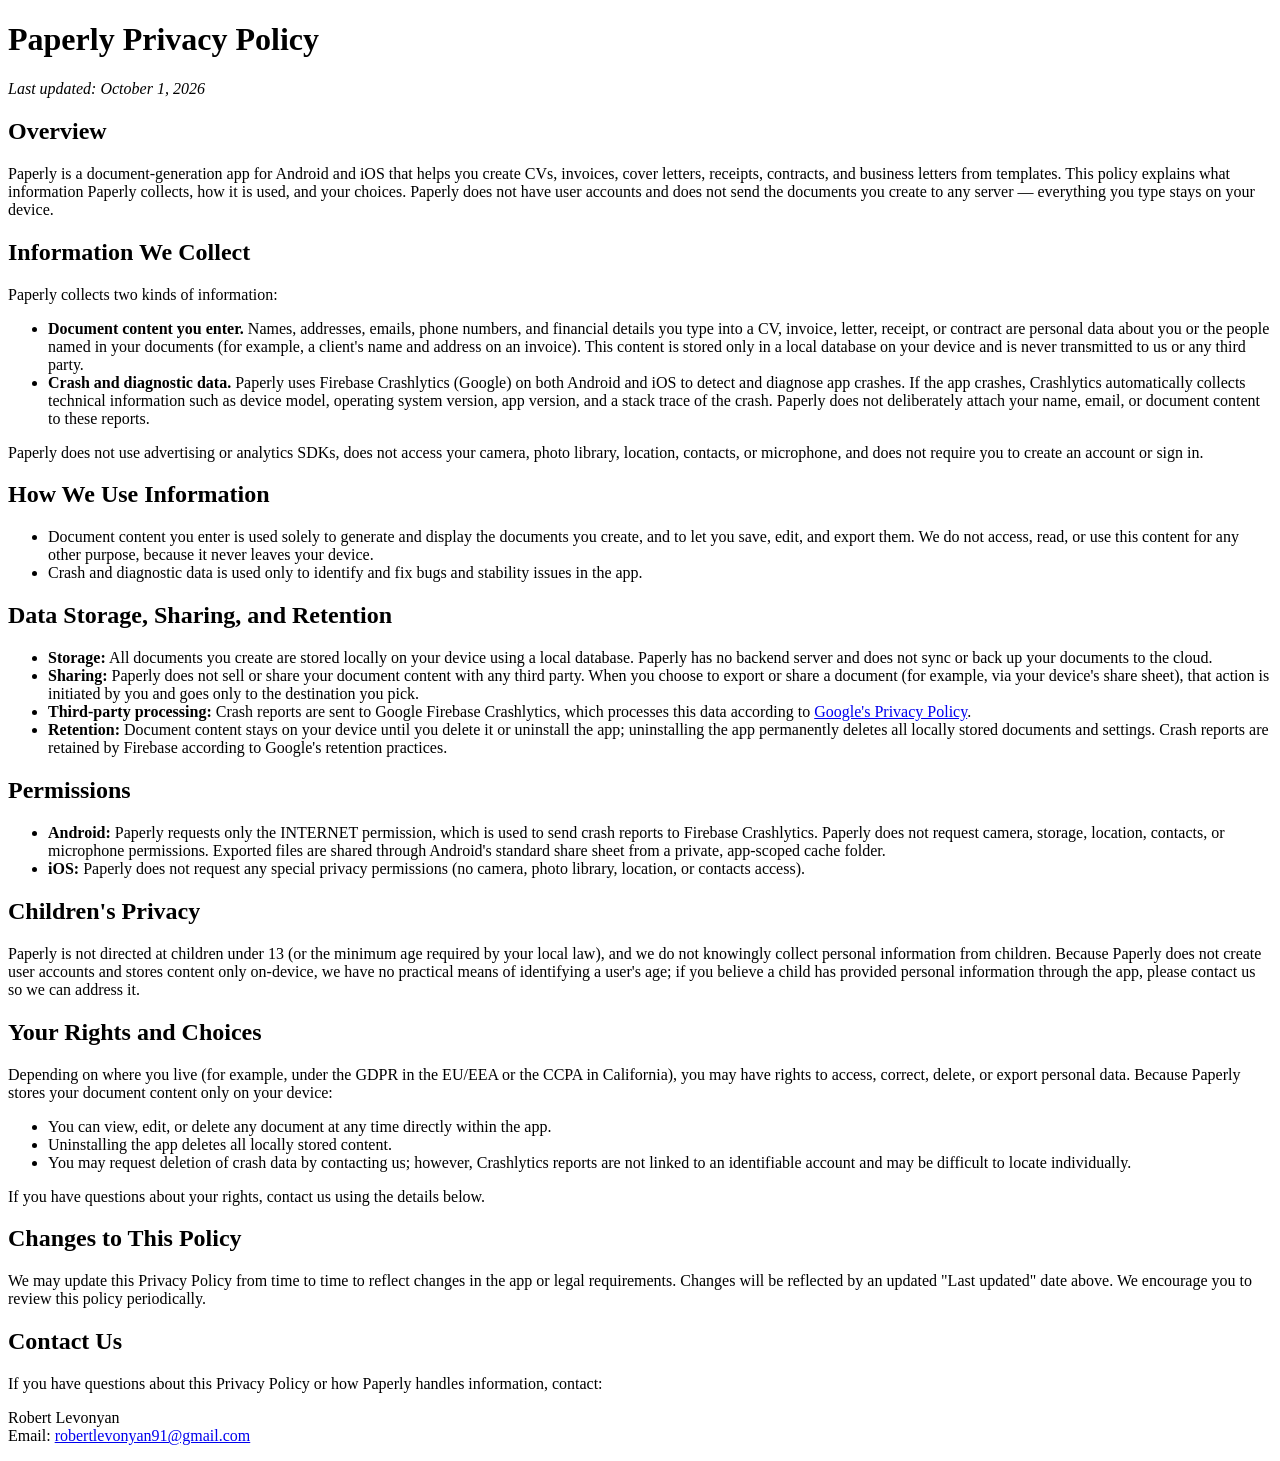
<file: pp_paperly.html>
<!DOCTYPE html>
<html lang="en">
<head>
<meta charset="UTF-8">
<meta name="viewport" content="width=device-width, initial-scale=1.0">
<title>Paperly Privacy Policy</title>
</head>
<body>
<h1>Paperly Privacy Policy</h1>
<p><em>Last updated: October 1, 2026</em></p>

<h2>Overview</h2>
<p>Paperly is a document-generation app for Android and iOS that helps you create CVs, invoices, cover letters, receipts, contracts, and business letters from templates. This policy explains what information Paperly collects, how it is used, and your choices. Paperly does not have user accounts and does not send the documents you create to any server &mdash; everything you type stays on your device.</p>

<h2>Information We Collect</h2>
<p>Paperly collects two kinds of information:</p>
<ul>
  <li><strong>Document content you enter.</strong> Names, addresses, emails, phone numbers, and financial details you type into a CV, invoice, letter, receipt, or contract are personal data about you or the people named in your documents (for example, a client's name and address on an invoice). This content is stored only in a local database on your device and is never transmitted to us or any third party.</li>
  <li><strong>Crash and diagnostic data.</strong> Paperly uses Firebase Crashlytics (Google) on both Android and iOS to detect and diagnose app crashes. If the app crashes, Crashlytics automatically collects technical information such as device model, operating system version, app version, and a stack trace of the crash. Paperly does not deliberately attach your name, email, or document content to these reports.</li>
</ul>
<p>Paperly does not use advertising or analytics SDKs, does not access your camera, photo library, location, contacts, or microphone, and does not require you to create an account or sign in.</p>

<h2>How We Use Information</h2>
<ul>
  <li>Document content you enter is used solely to generate and display the documents you create, and to let you save, edit, and export them. We do not access, read, or use this content for any other purpose, because it never leaves your device.</li>
  <li>Crash and diagnostic data is used only to identify and fix bugs and stability issues in the app.</li>
</ul>

<h2>Data Storage, Sharing, and Retention</h2>
<ul>
  <li><strong>Storage:</strong> All documents you create are stored locally on your device using a local database. Paperly has no backend server and does not sync or back up your documents to the cloud.</li>
  <li><strong>Sharing:</strong> Paperly does not sell or share your document content with any third party. When you choose to export or share a document (for example, via your device's share sheet), that action is initiated by you and goes only to the destination you pick.</li>
  <li><strong>Third-party processing:</strong> Crash reports are sent to Google Firebase Crashlytics, which processes this data according to <a href="https://policies.google.com/privacy">Google's Privacy Policy</a>.</li>
  <li><strong>Retention:</strong> Document content stays on your device until you delete it or uninstall the app; uninstalling the app permanently deletes all locally stored documents and settings. Crash reports are retained by Firebase according to Google's retention practices.</li>
</ul>

<h2>Permissions</h2>
<ul>
  <li><strong>Android:</strong> Paperly requests only the INTERNET permission, which is used to send crash reports to Firebase Crashlytics. Paperly does not request camera, storage, location, contacts, or microphone permissions. Exported files are shared through Android's standard share sheet from a private, app-scoped cache folder.</li>
  <li><strong>iOS:</strong> Paperly does not request any special privacy permissions (no camera, photo library, location, or contacts access).</li>
</ul>

<h2>Children's Privacy</h2>
<p>Paperly is not directed at children under 13 (or the minimum age required by your local law), and we do not knowingly collect personal information from children. Because Paperly does not create user accounts and stores content only on-device, we have no practical means of identifying a user's age; if you believe a child has provided personal information through the app, please contact us so we can address it.</p>

<h2>Your Rights and Choices</h2>
<p>Depending on where you live (for example, under the GDPR in the EU/EEA or the CCPA in California), you may have rights to access, correct, delete, or export personal data. Because Paperly stores your document content only on your device:</p>
<ul>
  <li>You can view, edit, or delete any document at any time directly within the app.</li>
  <li>Uninstalling the app deletes all locally stored content.</li>
    <li>You may request deletion of crash data by contacting us; however, Crashlytics reports are not linked to an identifiable account and may be difficult to locate individually.</li>
</ul>
<p>If you have questions about your rights, contact us using the details below.</p>

<h2>Changes to This Policy</h2>
<p>We may update this Privacy Policy from time to time to reflect changes in the app or legal requirements. Changes will be reflected by an updated "Last updated" date above. We encourage you to review this policy periodically.</p>

<h2>Contact Us</h2>
<p>If you have questions about this Privacy Policy or how Paperly handles information, contact:</p>
<p>
Robert Levonyan<br>
Email: <a href="mailto:robertlevonyan91@gmail.com">robertlevonyan91@gmail.com</a>
</p>

</body>
</html>
</file>
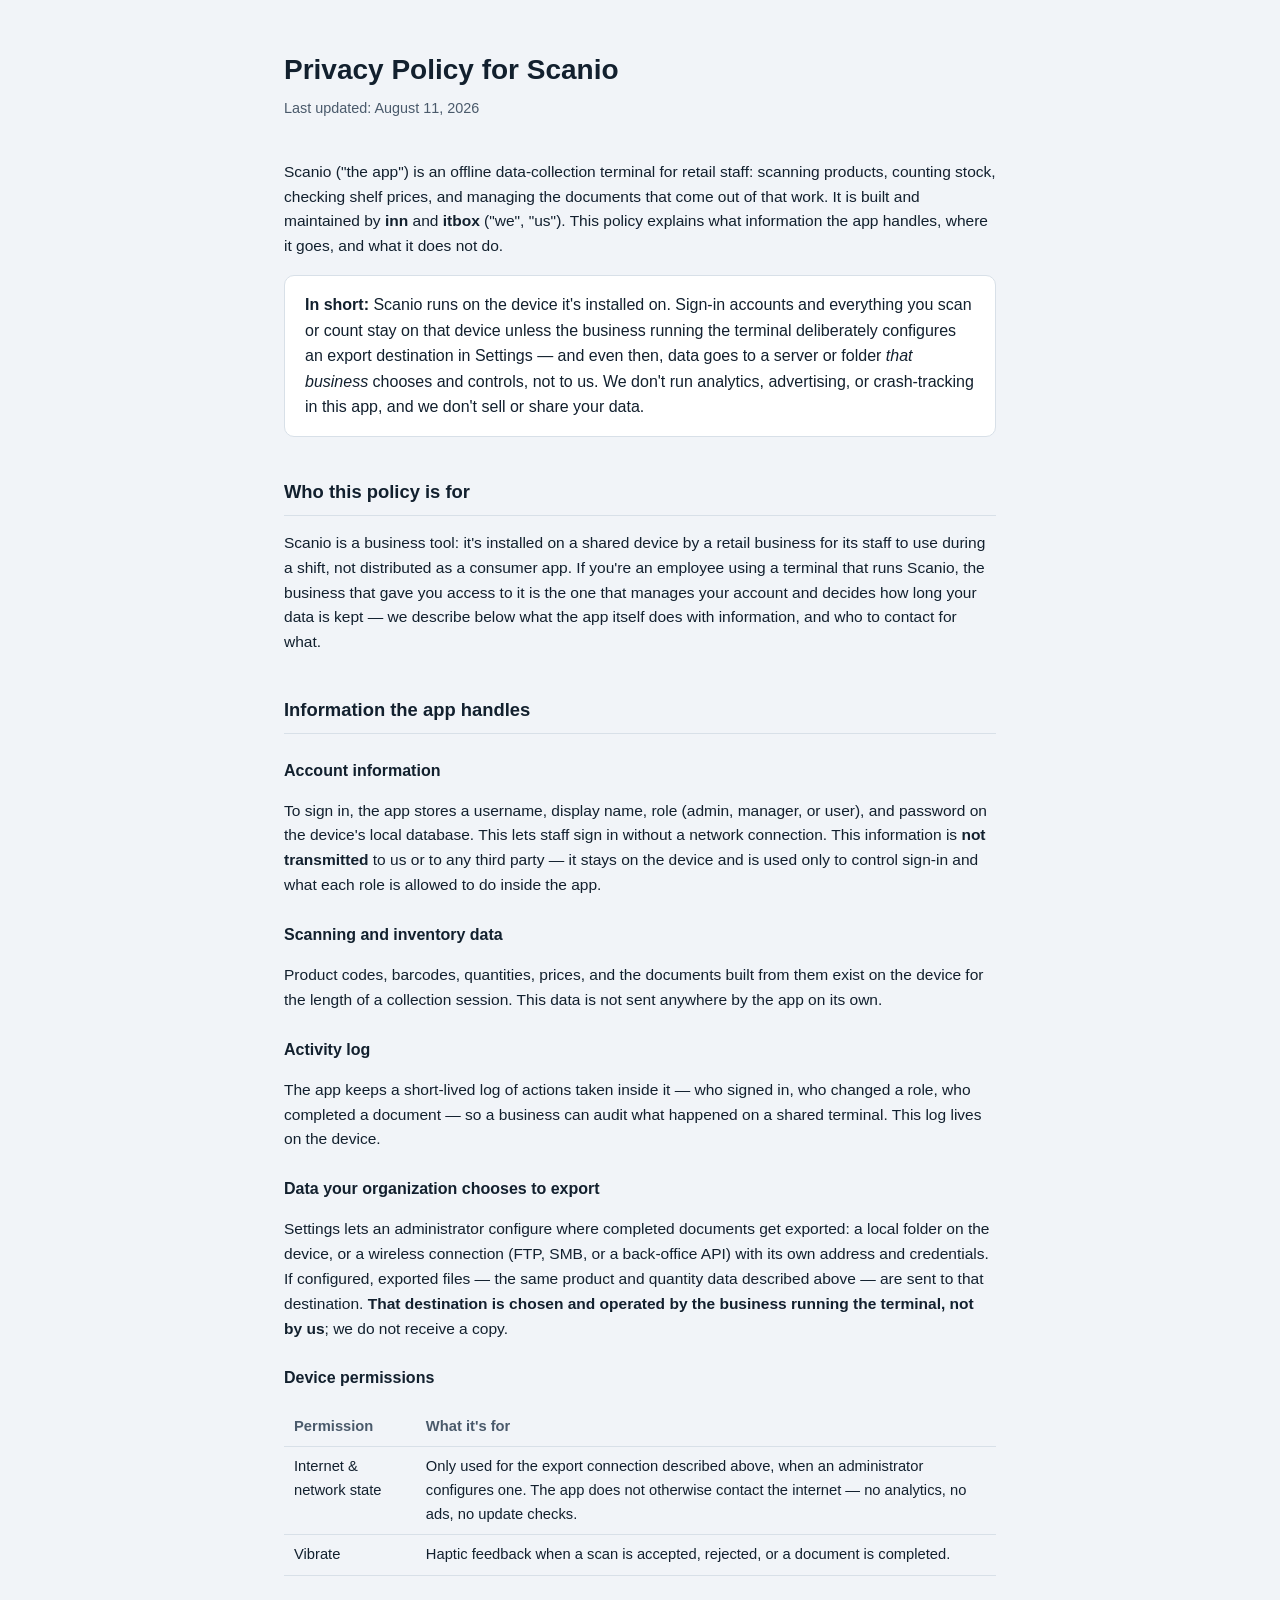
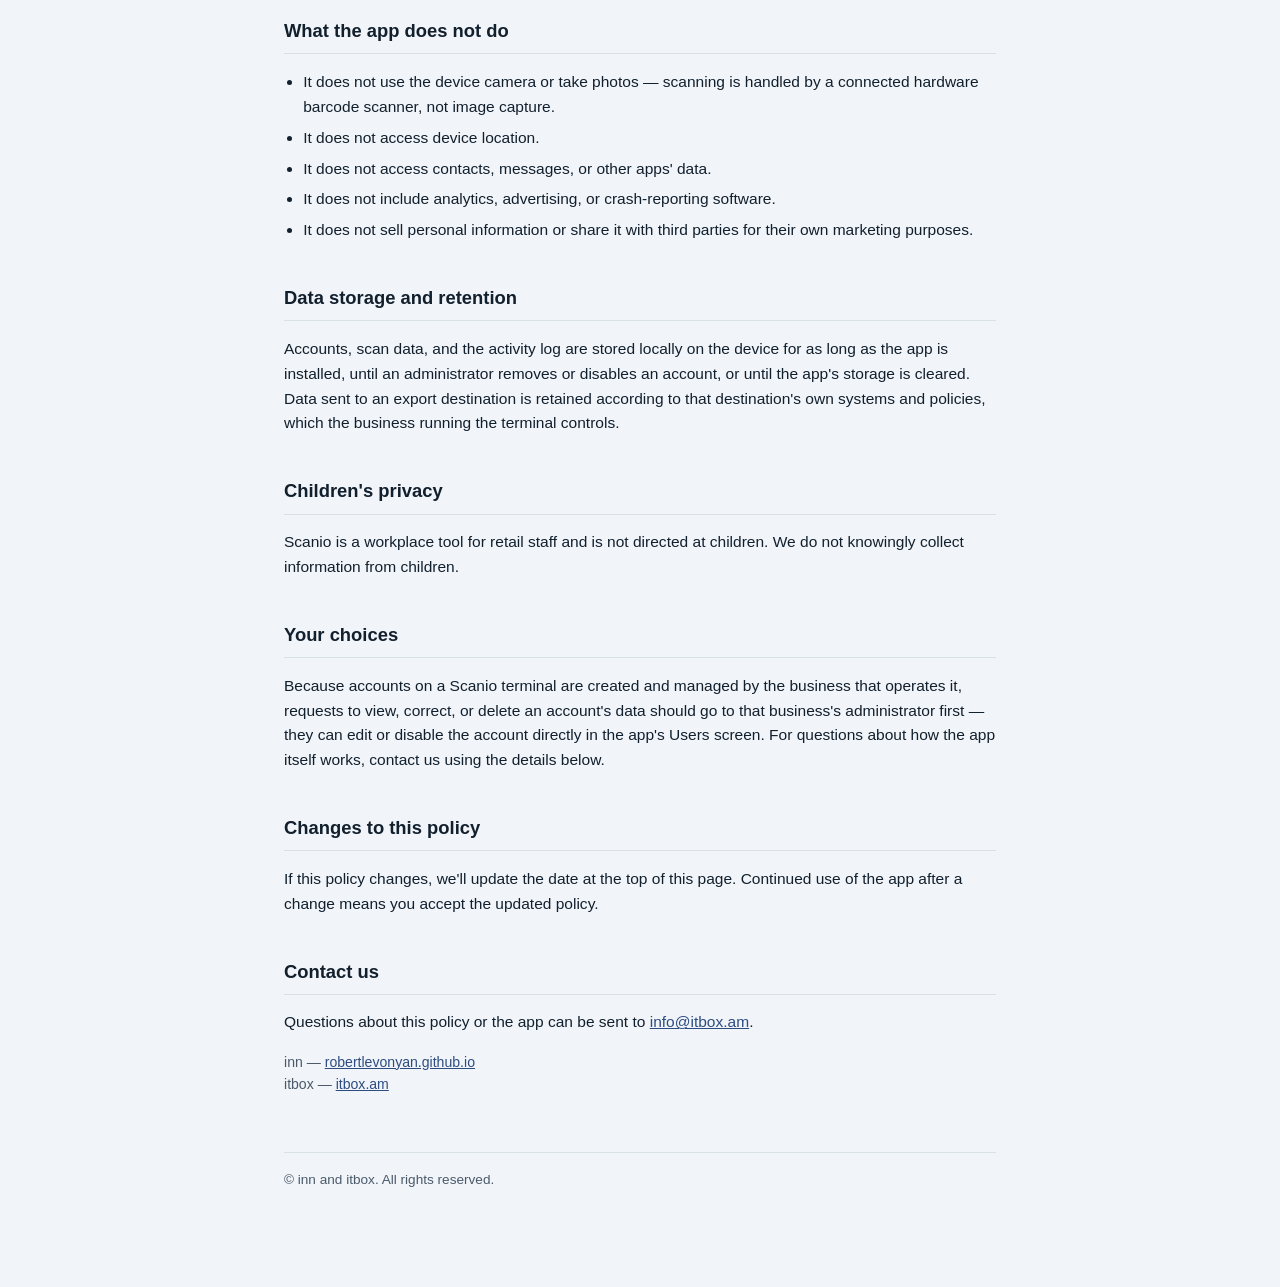
<file: scanioapp.html>
<!doctype html>
<html lang="en">
<head>
<meta charset="utf-8">
<meta name="viewport" content="width=device-width, initial-scale=1">
<title>Scanio — Privacy Policy</title>
<style>
  :root {
    color-scheme: light dark;
    --bg: #f1f4f8;
    --surface: #ffffff;
    --text: #12202e;
    --muted: #4a5a6b;
    --line: #d8e0e8;
    --accent: #2d4c81;
  }
  @media (prefers-color-scheme: dark) {
    :root {
      --bg: #12202e;
      --surface: #1a2938;
      --text: #f1f4f8;
      --muted: #a8b6c4;
      --line: #2c3e50;
      --accent: #7fa5e0;
    }
  }
  * { box-sizing: border-box; }
  body {
    margin: 0;
    background: var(--bg);
    color: var(--text);
    font-family: -apple-system, BlinkMacSystemFont, "Segoe UI", Roboto, Helvetica, Arial, sans-serif;
    line-height: 1.6;
  }
  .page {
    max-width: 760px;
    margin: 0 auto;
    padding: 48px 24px 96px;
  }
  header {
    margin-bottom: 8px;
  }
  h1 {
    font-size: 1.75rem;
    margin: 0 0 4px;
  }
  .meta {
    color: var(--muted);
    font-size: 0.9rem;
    margin-bottom: 40px;
  }
  h2 {
    font-size: 1.15rem;
    margin: 40px 0 12px;
    padding-bottom: 8px;
    border-bottom: 1px solid var(--line);
  }
  h3 {
    font-size: 1rem;
    margin: 24px 0 8px;
  }
  p, li {
    font-size: 0.97rem;
  }
  ul {
    padding-left: 1.2em;
  }
  li + li {
    margin-top: 6px;
  }
  .card {
    background: var(--surface);
    border: 1px solid var(--line);
    border-radius: 10px;
    padding: 16px 20px;
    margin: 16px 0;
  }
  a {
    color: var(--accent);
  }
  table {
    width: 100%;
    border-collapse: collapse;
    margin: 16px 0;
    font-size: 0.92rem;
  }
  th, td {
    text-align: left;
    padding: 8px 10px;
    border-bottom: 1px solid var(--line);
    vertical-align: top;
  }
  th {
    color: var(--muted);
    font-weight: 600;
    white-space: nowrap;
  }
  .note {
    font-size: 0.88rem;
    color: var(--muted);
  }
  footer {
    margin-top: 56px;
    padding-top: 16px;
    border-top: 1px solid var(--line);
    color: var(--muted);
    font-size: 0.85rem;
  }
</style>
</head>
<body>
<div class="page">

  <header>
    <h1>Privacy Policy for Scanio</h1>
    <div class="meta">Last updated: August 11, 2026</div>
  </header>

  <p>
    Scanio ("the app") is an offline data-collection terminal for retail staff: scanning
    products, counting stock, checking shelf prices, and managing the documents that come out
    of that work. It is built and maintained by <strong>inn</strong> and <strong>itbox</strong>
    ("we", "us"). This policy explains what information the app handles, where it goes, and
    what it does not do.
  </p>

  <div class="card">
    <strong>In short:</strong> Scanio runs on the device it's installed on. Sign-in accounts and
    everything you scan or count stay on that device unless the business running the terminal
    deliberately configures an export destination in Settings — and even then, data goes to a
    server or folder <em>that business</em> chooses and controls, not to us. We don't run
    analytics, advertising, or crash-tracking in this app, and we don't sell or share your data.
  </div>

  <h2>Who this policy is for</h2>
  <p>
    Scanio is a business tool: it's installed on a shared device by a retail business for its
    staff to use during a shift, not distributed as a consumer app. If you're an employee using
    a terminal that runs Scanio, the business that gave you access to it is the one that manages
    your account and decides how long your data is kept — we describe below what the app itself
    does with information, and who to contact for what.
  </p>

  <h2>Information the app handles</h2>

  <h3>Account information</h3>
  <p>
    To sign in, the app stores a username, display name, role (admin, manager, or user), and
    password on the device's local database. This lets staff sign in without a network
    connection. This information is <strong>not transmitted</strong> to us or to any third party
    — it stays on the device and is used only to control sign-in and what each role is allowed
    to do inside the app.
  </p>

  <h3>Scanning and inventory data</h3>
  <p>
    Product codes, barcodes, quantities, prices, and the documents built from them exist on the
    device for the length of a collection session. This data is not sent anywhere by the app on
    its own.
  </p>

  <h3>Activity log</h3>
  <p>
    The app keeps a short-lived log of actions taken inside it — who signed in, who changed a
    role, who completed a document — so a business can audit what happened on a shared terminal.
    This log lives on the device.
  </p>

  <h3>Data your organization chooses to export</h3>
  <p>
    Settings lets an administrator configure where completed documents get exported: a local
    folder on the device, or a wireless connection (FTP, SMB, or a back-office API) with its own
    address and credentials. If configured, exported files — the same product and quantity data
    described above — are sent to that destination. <strong>That destination is chosen and
    operated by the business running the terminal, not by us</strong>; we do not receive a copy.
  </p>

  <h3>Device permissions</h3>
  <table>
    <tr><th>Permission</th><th>What it's for</th></tr>
    <tr>
      <td>Internet &amp; network state</td>
      <td>Only used for the export connection described above, when an administrator configures
        one. The app does not otherwise contact the internet — no analytics, no ads, no update
        checks.</td>
    </tr>
    <tr>
      <td>Vibrate</td>
      <td>Haptic feedback when a scan is accepted, rejected, or a document is completed.</td>
    </tr>
  </table>

  <h2>What the app does not do</h2>
  <ul>
    <li>It does not use the device camera or take photos — scanning is handled by a connected
      hardware barcode scanner, not image capture.</li>
    <li>It does not access device location.</li>
    <li>It does not access contacts, messages, or other apps' data.</li>
    <li>It does not include analytics, advertising, or crash-reporting software.</li>
    <li>It does not sell personal information or share it with third parties for their own
      marketing purposes.</li>
  </ul>

  <h2>Data storage and retention</h2>
  <p>
    Accounts, scan data, and the activity log are stored locally on the device for as long as
    the app is installed, until an administrator removes or disables an account, or until the
    app's storage is cleared. Data sent to an export destination is retained according to that
    destination's own systems and policies, which the business running the terminal controls.
  </p>

  <h2>Children's privacy</h2>
  <p>
    Scanio is a workplace tool for retail staff and is not directed at children. We do not
    knowingly collect information from children.
  </p>

  <h2>Your choices</h2>
  <p>
    Because accounts on a Scanio terminal are created and managed by the business that operates
    it, requests to view, correct, or delete an account's data should go to that business's
    administrator first — they can edit or disable the account directly in the app's Users
    screen. For questions about how the app itself works, contact us using the details below.
  </p>

  <h2>Changes to this policy</h2>
  <p>
    If this policy changes, we'll update the date at the top of this page. Continued use of the
    app after a change means you accept the updated policy.
  </p>

  <h2>Contact us</h2>
  <p>
    Questions about this policy or the app can be sent to
    <a href="mailto:info@itbox.am">info@itbox.am</a>.
  </p>
  <p class="note">
    inn — <a href="https://robertlevonyan.github.io/" target="_blank" rel="noopener">robertlevonyan.github.io</a><br>
    itbox — <a href="https://itbox.am/" target="_blank" rel="noopener">itbox.am</a>
  </p>

  <footer>
    © inn and itbox. All rights reserved.
  </footer>

</div>
</body>
</html>
</file>
<file: css/site.css>
/* =========================================================
   Robert Levonyan — site styles
   Design language adapted from the "Static" portfolio template:
   Inter, grayscale shades, 12-column grid, oversized display type.
   ========================================================= */

:root {
    --space-3xl: 10rem;
    --space-2xl: 5rem;
    --space-xl: 2.5rem;
    --space-l: 2rem;
    --space-m: 1.5rem;
    --space-s: 1rem;
    --space-xs: 0.75rem;
    --space-2xs: 0.5rem;
    --space-3xs: 0.25rem;

    --lh-heading: 1.15em;
    --lh-body: 1.5em;

    --shade-100: #000;
    --shade-90: #141415;
    --shade-80: #1b1b1b;
    --shade-70: #2d3035;
    --shade-60: #3e3f40;
    --shade-50: #9f9f9f;
    --shade-40: #cfcfcf;
    --shade-30: #e3e3e3;
    --shade-20: #f2f2f2;
    --shade-10: #fff;

    --tile: #141415;
    --button-border: var(--shade-10);
    --icon-ring: rgba(255, 255, 255, 0.08);

    --ease: cubic-bezier(0.165, 0.84, 0.44, 1);
    --ease-out-expo: cubic-bezier(0.19, 1, 0.22, 1);
}

html { color-scheme: light; }

html[data-theme="dark"] {
    color-scheme: dark;
    --shade-100: #fff;
    --shade-90: #ededed;
    --shade-80: #e2e2e2;
    --shade-70: #c8c8c8;
    --shade-60: #b0b0b0;
    --shade-50: #8b8b8d;
    --shade-40: #2c2c2e;
    --shade-30: #1d1d1f;
    --shade-20: #0e0e0f;
    --shade-10: #1c1c1e;

    --tile: #19191b;
    --button-border: #2f2f32;
    --icon-ring: rgba(255, 255, 255, 0.1);
}

*,
*::before,
*::after { box-sizing: border-box; }

html {
    font-size: 16px;
    scroll-behavior: smooth;
    -webkit-text-size-adjust: 100%;
}

body {
    margin: 0;
    transition: background-color 400ms var(--ease), color 400ms var(--ease);
    background-color: var(--shade-20);
    color: var(--shade-100);
    font-family: "Inter", -apple-system, BlinkMacSystemFont, "Segoe UI", Roboto, sans-serif;
    font-size: 16px;
    line-height: 1.3rem;
    letter-spacing: -0.03em;
    -webkit-font-smoothing: antialiased;
    -moz-osx-font-smoothing: grayscale;
    overflow-x: hidden;
}

h1, h2, h3, h4, h5, h6, p, figure { margin: 0; }
h1, h2, h3 { font-weight: 600; line-height: var(--lh-heading); }
p { line-height: var(--lh-body); }
a { color: inherit; text-decoration: none; line-height: var(--lh-heading); }
img { display: block; max-width: 100%; }
ul { list-style: none; margin: 0; padding: 0; }
button { font: inherit; color: inherit; }

:focus-visible {
    outline: 2px solid var(--shade-100);
    outline-offset: 4px;
    border-radius: 2px;
}

/* ---------- Layout ---------- */

.section {
    position: relative;
    z-index: 2;
    display: flex;
    flex-direction: column;
    gap: var(--space-3xl);
    padding-top: var(--space-2xl);
    padding-bottom: var(--space-2xl);
    background-color: var(--shade-20);
}

.container {
    width: 100%;
    max-width: 1540px;
    margin: 0 auto;
    padding: 0 4rem;
}

.grid {
    display: grid;
    width: 100%;
    gap: var(--space-s);
    grid-template-columns: repeat(12, minmax(0.5rem, 1fr));
}

.grid-content { row-gap: var(--space-xl); }
.grid-footer { row-gap: var(--space-xl); }

.v-flex-s { display: flex; flex-direction: column; gap: var(--space-s); }

/* ---------- Type ---------- */

.display-2xl { font-size: 6rem; line-height: var(--lh-heading); font-weight: 600; letter-spacing: -0.045em; }
.display-xl  { font-size: 3rem; line-height: var(--lh-heading); font-weight: 600; letter-spacing: -0.035em; }
.display-m   { font-size: 1.6rem; line-height: var(--lh-heading); font-weight: 600; }
.display-xs  { font-size: 1.15rem; line-height: var(--lh-heading); font-weight: 600; }
.display-light { color: var(--shade-50); }

.body   { color: var(--shade-50); font-weight: 500; }
.body-l { color: var(--shade-50); font-size: 1.25rem; line-height: var(--lh-body); font-weight: 500; }

.display-link { transition: color 350ms var(--ease); word-break: break-all; }
.display-link:hover { color: var(--shade-50); }

.link-l {
    align-self: flex-start;
    padding-bottom: 0.2em;
    border-bottom: 1px solid var(--shade-100);
    font-size: 1.5rem;
    font-weight: 600;
    transition: border-color 350ms var(--ease);
}
.link-l:hover { border-bottom-color: var(--shade-40); }

/* ---------- Buttons ---------- */

.button {
    display: inline-flex;
    align-items: center;
    justify-content: center;
    gap: var(--space-2xs);
    min-height: 3.5rem;
    padding: var(--space-s) var(--space-l);
    border: 1px solid var(--button-border);
    border-radius: 50rem;
    background-color: var(--shade-10);
    color: var(--shade-100);
    font-size: 1rem;
    font-weight: 600;
    line-height: var(--lh-heading);
    white-space: nowrap;
    pointer-events: auto;
    transition: transform 350ms var(--ease), color 350ms var(--ease);
}
.button:hover { transform: scale(0.975); color: var(--shade-50); }

.button .dot {
    width: 0.5rem;
    height: 0.5rem;
    border-radius: 50%;
    background: #34c759;
    box-shadow: 0 0 0 0 rgba(52, 199, 89, 0.5);
    animation: pulse 2.4s var(--ease) infinite;
}
@keyframes pulse {
    0%   { box-shadow: 0 0 0 0 rgba(52, 199, 89, 0.45); }
    70%  { box-shadow: 0 0 0 8px rgba(52, 199, 89, 0); }
    100% { box-shadow: 0 0 0 0 rgba(52, 199, 89, 0); }
}

/* ---------- Nav ---------- */

.nav {
    position: relative;
    z-index: 99;
    display: flex;
    align-items: center;
    width: 100%;
    min-height: 6rem;
}

.container-nav {
    display: flex;
    justify-content: space-between;
    align-items: center;
}
.container-nav .nav-brand { margin-right: auto; }

.nav-brand {
    font-size: 1.5rem;
    font-weight: 700;
    letter-spacing: -0.05em;
}

.nav-menu {
    display: flex;
    align-items: center;
    gap: 4rem;
}

.nav-menu-links {
    display: flex;
    align-items: center;
    gap: var(--space-s);
}

.nav-link {
    color: var(--shade-50);
    font-size: 1.1rem;
    font-weight: 600;
    transition: color 350ms var(--ease);
}
.nav-link:hover,
.nav-link.is-active { color: var(--shade-100); }

.nav-menu .button { min-height: 3rem; padding: var(--space-xs) var(--space-m); }

.nav-menu-button {
    display: none;
    position: relative;
    width: 2.5rem;
    height: 2.5rem;
    padding: 0;
    border: 0;
    background: transparent;
    cursor: pointer;
}
.nav-menu-button span {
    position: absolute;
    left: 0.5rem;
    right: 0.5rem;
    height: 2px;
    background: var(--shade-90);
    transition: transform 350ms var(--ease), top 350ms var(--ease);
}
.nav-menu-button span:first-child { top: 0.95rem; }
.nav-menu-button span:last-child  { top: 1.45rem; }
.nav-open .nav-menu-button span:first-child { top: 1.2rem; transform: rotate(45deg); }
.nav-open .nav-menu-button span:last-child  { top: 1.2rem; transform: rotate(-45deg); }

/* Theme toggle */
.nav-actions {
    display: flex;
    align-items: center;
    gap: var(--space-2xs);
}

.theme-toggle {
    position: relative;
    display: inline-flex;
    align-items: center;
    justify-content: center;
    width: 2.75rem;
    height: 2.75rem;
    margin-left: var(--space-s);
    padding: 0;
    border: 1px solid var(--shade-40);
    border-radius: 50%;
    background: transparent;
    color: var(--shade-100);
    cursor: pointer;
    overflow: hidden;
    transition: border-color 350ms var(--ease), transform 350ms var(--ease);
}
.theme-toggle:hover { border-color: var(--shade-50); transform: scale(0.95); }
.theme-toggle svg {
    position: absolute;
    width: 1.15rem;
    height: 1.15rem;
    transition: transform 600ms var(--ease-out-expo), opacity 400ms var(--ease);
}
/* Shows the theme you'll switch TO */
.theme-toggle .icon-sun  { transform: translateY(0) rotate(0); opacity: 1; }
.theme-toggle .icon-moon { transform: translateY(150%) rotate(-90deg); opacity: 0; }
html[data-theme="light"] .theme-toggle .icon-sun  { transform: translateY(-150%) rotate(90deg); opacity: 0; }
html[data-theme="light"] .theme-toggle .icon-moon { transform: none; opacity: 1; }

/* ---------- Hero ---------- */

.section-hero {
    min-height: 90vh;
    min-height: 90svh;
    padding-top: 0;
    padding-bottom: var(--space-xl);
    gap: 0;
}

.hero-main { padding-top: var(--space-l); }

.hero-heading-lines {
    display: flex;
    flex-direction: column;
    font-size: inherit;
}

.reveal-line {
    display: block;
    overflow: hidden;
    padding-bottom: 0.08em;
    margin-bottom: -0.08em;
}
.reveal-line > span {
    display: block;
    transform: translateY(105%);
    transition: transform 1.1s var(--ease-out-expo);
}
.is-loaded .reveal-line > span { transform: none; }
.is-loaded .reveal-line:nth-child(2) > span { transition-delay: 0.08s; }
.is-loaded .reveal-line:nth-child(3) > span { transition-delay: 0.16s; }
.is-loaded .reveal-line:nth-child(4) > span { transition-delay: 0.24s; }

.container-hero-bottom {
    position: absolute;
    inset: auto 0 0;
    padding-bottom: var(--space-xl);
}

.hero-intro { grid-column: 1 / span 6; align-self: end; }

.hero-social {
    grid-column: 7 / span 6;
    display: flex;
    flex-wrap: wrap;
    justify-content: flex-end;
    align-self: end;
    gap: var(--space-m);
}

/* ---------- Projects ---------- */

.section-below-hero { padding-top: 0; }

.projects-list {
    display: grid;
    grid-template-columns: repeat(2, minmax(0, 1fr));
    column-gap: var(--space-s);
    row-gap: var(--space-xl);
}

.project-card {
    display: flex;
    flex-direction: column;
    gap: var(--space-m);
}

.project-card-image-wrapper {
    position: relative;
    display: flex;
    align-items: center;
    justify-content: center;
    aspect-ratio: 4 / 3;
    overflow: hidden;
    background-color: var(--tile);
}

/* Full-bleed project imagery */
.project-card-image {
    position: absolute;
    inset: 0;
    width: 100%;
    height: 100%;
    object-fit: cover;
    transition: transform 900ms var(--ease-out-expo);
}

.project-card-shots {
    display: flex;
    justify-content: center;
    align-items: center;
    gap: 4%;
    width: 100%;
    height: 100%;
    padding: 6% 6% 0;
    transition: transform 900ms var(--ease-out-expo);
}
.project-card-shots img {
    width: 28%;
    aspect-ratio: 9 / 16;
    object-fit: cover;
    object-position: top;
    border-radius: 0.5rem;
    box-shadow: 0 25px 50px -20px rgba(16, 70, 60, 0.45);
}
.project-card-image.pos-left { object-position: left center; }
.project-card-shots img:nth-child(2) { transform: translateY(-6%); }
.wrapper-bonsy { background: linear-gradient(180deg, #8fd6c8 0%, #c8ede5 100%); }

.project-card-art {
    position: absolute;
    top: 0;
    left: 50%;
    height: 100%;
    width: auto;
    max-width: none;
    transform: translateX(-50%);
    transition: transform 900ms var(--ease-out-expo);
}
.wrapper-ghost { background: linear-gradient(180deg, #5c3b97 0%, #40296a 100%); }

.project-card:hover .project-card-image { transform: scale(1.04); }
.project-card:hover .project-card-art { transform: translateX(-50%) scale(1.04); }
.project-card:hover .project-card-shots { transform: translateY(-2%); }

/* Theme-specific artwork */
html[data-theme="dark"] .theme-img-light,
html[data-theme="light"] .theme-img-dark { display: none; }

/* Icon is only a fallback if a remote image fails to load */
.project-card-image-wrapper .project-card-icon { display: none; }
.project-card-image-wrapper.is-fallback { background: var(--tile); }
.project-card-image-wrapper.is-fallback > :not(.project-card-icon):not(.project-card-image-overlay) { display: none; }
.project-card-image-wrapper.is-fallback .project-card-icon { display: block; }

.project-card-icon {
    width: 34%;
    aspect-ratio: 1;
    border-radius: 22%;
    object-fit: cover;
    box-shadow: 0 0 0 1px var(--icon-ring), 0 30px 60px -20px rgba(0, 0, 0, 0.6);
    transition: transform 900ms var(--ease-out-expo);
}

.project-card-image-overlay {
    position: absolute;
    inset: 0;
    background-color: rgba(0, 0, 0, 0.12);
    transition: opacity 600ms var(--ease);
    pointer-events: none;
}

.project-card:hover .project-card-icon { transform: scale(1.08) rotate(-2deg); }
.project-card:hover .project-card-image-overlay { opacity: 0; }

.project-card-content {
    display: flex;
    flex-wrap: wrap;
    justify-content: space-between;
    align-items: center;
    gap: var(--space-2xs) var(--space-s);
}

/* Title swap on hover */
.project-card-title {
    position: relative;
    overflow: hidden;
}
.project-card-title-text {
    font-size: 1.6rem;
    line-height: var(--lh-heading);
    font-weight: 600;
    transition: transform 600ms var(--ease-out-expo);
}
.project-card-title-text-absolute {
    position: absolute;
    top: 0;
    left: 0;
    transform: translateY(110%);
}
.project-card:hover .project-card-title-text { transform: translateY(-110%); }
.project-card:hover .project-card-title-text-absolute { transform: translateY(0); }

.project-card-meta {
    display: flex;
    align-items: center;
    gap: var(--space-2xs);
    white-space: nowrap;
}

/* Secondary list */

.secondary-list { display: block; }

.secondary-project-card {
    display: block;
    position: relative;
    padding: var(--space-l) 0;
    border-bottom: 1px solid var(--shade-40);
    font-weight: 500;
}
.secondary-project-card:first-child { border-top: 1px solid var(--shade-40); }

.secondary-title {
    grid-column: span 6;
    transition: transform 600ms var(--ease-out-expo), color 350ms var(--ease);
}
.secondary-meta {
    grid-column: span 6;
    justify-content: space-between;
}
.secondary-meta .arrow {
    font-size: 1.4rem;
    color: var(--shade-100);
    transition: transform 600ms var(--ease-out-expo);
}
.secondary-project-card:hover .secondary-title { transform: translateX(0.75rem); }
.secondary-project-card:hover .arrow { transform: translate(0.2rem, -0.2rem); }

/* Floating preview that follows the cursor */
.hover-preview {
    position: fixed;
    top: 0;
    left: 0;
    z-index: 50;
    width: 14rem;
    aspect-ratio: 1;
    border-radius: 22%;
    overflow: hidden;
    pointer-events: none;
    opacity: 0;
    transform: translate(-50%, -50%) scale(0.6);
    transition: opacity 300ms var(--ease), transform 500ms var(--ease-out-expo);
    box-shadow: 0 40px 80px -30px rgba(0, 0, 0, 0.45);
}
.hover-preview.is-visible { opacity: 1; transform: translate(-50%, -50%) scale(1); }
.hover-preview img { width: 100%; height: 100%; object-fit: cover; }

.see-all { grid-column: 7 / 13; justify-self: start; }

/* ---------- About ---------- */

.title-s { grid-column: span 2; }

.about-copy {
    grid-column: 7 / 13;
    display: flex;
    flex-direction: column;
    gap: 3.5rem;
    max-width: 50rem;
}

.about-side {
    grid-column: 1 / span 4;
    display: flex;
    flex-direction: column;
    gap: var(--space-l);
}

.about-photo {
    width: 100%;
    max-width: 22rem;
    overflow: hidden;
    background: var(--tile);
}
.about-photo img {
    width: 100%;
    aspect-ratio: 4 / 4.5;
    object-fit: cover;
    filter: grayscale(1);
}

/* ---------- Experience ---------- */

#experience { gap: var(--space-2xl); }

.section-header {
    padding-top: var(--space-xl);
    border-top: 1px solid var(--shade-40);
}

.title-col { grid-column: 1 / span 4; }
.list-col  { grid-column: 7 / 13; }

.xp-list {
    display: flex;
    flex-direction: column;
    gap: var(--space-xl);
}

.xp-item {
    display: flex;
    flex-direction: column;
    gap: var(--space-s);
    padding-bottom: var(--space-xl);
    border-bottom: 1px solid var(--shade-40);
}
.xp-item:last-child { padding-bottom: 0; border-bottom: 0; }

.xp-head {
    display: flex;
    justify-content: space-between;
    align-items: baseline;
    gap: var(--space-m);
}

.xp-meta {
    display: flex;
    gap: var(--space-xs);
    text-align: right;
    flex-shrink: 0;
}

.xp-desc {
    max-width: 38rem;
    line-height: var(--lh-body);
}

/* ---------- Footer ---------- */

.section-footer {
    z-index: 1;
    min-height: 100vh;
    justify-content: space-between;
    gap: var(--space-2xl);
    padding-bottom: var(--space-xl);
}

.footer-cta {
    padding: var(--space-xl) 0;
    border-top: 1px solid var(--shade-40);
    border-bottom: 1px solid var(--shade-40);
}
.footer-cta-label { grid-column: span 6; }
.footer-cta-mail { grid-column: span 6; }
.footer-cta .footer-cta-mail {
    font-size: min(3rem, calc(3.2vw - 0.25rem));
    word-break: normal;
    overflow-wrap: anywhere;
    white-space: nowrap;
}

.footer-item {
    grid-column: span 4;
    display: flex;
    flex-direction: column;
    justify-content: space-between;
    gap: var(--space-l);
}
.footer-list-site   { grid-column: 7 / 9; }
.footer-list-social { grid-column: 9 / 11; }

.footer-list,
.footer-menu {
    display: flex;
    flex-direction: column;
    gap: var(--space-s);
}
.footer-list { gap: var(--space-m); }
.footer-menu .nav-link { font-weight: 500; }

.footer-wordmark {
    display: block;
    width: 100%;
    height: auto;
    overflow: visible;
}
.footer-wordmark text {
    font-family: "Inter", sans-serif;
    font-size: 118px;
    font-weight: 700;
    letter-spacing: -0.05em;
    fill: var(--shade-100);
}

/* ---------- Fixed CTA ---------- */

.fixed-cta {
    position: fixed;
    inset: auto 0 0;
    z-index: 999;
    display: flex;
    justify-content: center;
    padding: 0 var(--space-m) var(--space-m);
    pointer-events: none;
    transform: translateY(150%);
    transition: transform 700ms var(--ease-out-expo);
}
.fixed-cta.is-visible { transform: none; }
.fixed-cta .button { box-shadow: 0 10px 30px -10px rgba(0, 0, 0, 0.25); }

/* ---------- Scroll reveal ---------- */

.js .fade-up {
    opacity: 0;
    transform: translateY(1.5rem);
    transition: opacity 900ms var(--ease), transform 1100ms var(--ease-out-expo);
}
.js .fade-up.is-in { opacity: 1; transform: none; }

/* =========================================================
   Responsive
   ========================================================= */

@media (max-width: 991px) {
    .section { gap: var(--space-2xl); }
    .section-hero { min-height: 75vh; min-height: 75svh; }
    .container { padding: 0 var(--space-l); }
    .grid { grid-template-columns: repeat(8, minmax(0.5rem, 1fr)); }
    .display-2xl { font-size: 4rem; }

    .nav-menu-button { display: block; z-index: 6; }
    .theme-toggle { margin-left: 0; }
    .nav-menu {
        position: absolute;
        top: 100%;
        left: var(--space-l);
        right: var(--space-l);
        z-index: 5;
        flex-direction: column;
        align-items: stretch;
        gap: var(--space-m);
        padding: var(--space-l);
        background-color: var(--shade-30);
        opacity: 0;
        visibility: hidden;
        transform: translateY(-0.5rem);
        transition: opacity 300ms var(--ease), transform 400ms var(--ease-out-expo), visibility 0s 400ms;
    }
    .nav-open .nav-menu {
        opacity: 1;
        visibility: visible;
        transform: none;
        transition: opacity 300ms var(--ease), transform 400ms var(--ease-out-expo);
    }
    .nav-menu-links { flex-direction: column; align-items: flex-start; gap: var(--space-m); }
    .nav-menu .button { min-height: 3.5rem; }

    .hero-intro { grid-column: 1 / -1; }
    .hero-social { grid-column: 1 / -1; justify-content: flex-start; }

    .projects-list { grid-template-columns: minmax(0, 1fr); }
    .hover-preview { display: none; }
    .secondary-title, .secondary-meta { grid-column: span 4; }
    .see-all { grid-column: 1 / -1; }

    .title-s { grid-column: 1 / -1; }
    .about-copy { grid-column: 1 / -1; }
    .about-side { grid-column: 1 / -1; }
    .about-photo { max-width: 18rem; }

    .title-col, .list-col { grid-column: 1 / -1; }
    .section-header { row-gap: var(--space-xl); }

    .footer-cta-label, .footer-cta-mail { grid-column: 1 / -1; }
    .footer-cta .footer-cta-mail { font-size: min(3rem, calc(6.2vw - 0.2rem)); }
    .footer-item { grid-column: 1 / -1; padding-bottom: var(--space-m); }
    .footer-list-site { grid-column: 1 / span 4; }
    .footer-list-social { grid-column: 5 / span 4; }
}

@media (max-width: 767px) {
    .section { padding-top: 3.5rem; padding-bottom: 3.5rem; gap: 5rem; }
    .section-below-hero { padding-top: 0; }
    .section-hero { min-height: 70vh; min-height: 70svh; padding-top: 0; }
    .container { padding: 0 var(--space-m); }
    .nav { min-height: 4.5rem; }
    .nav-menu { left: var(--space-m); right: var(--space-m); padding: var(--space-m); }
    .grid { grid-template-columns: repeat(4, minmax(0.5rem, 1fr)); }

    .section-hero { justify-content: space-between; }
    .container-hero-bottom { position: static; padding-top: var(--space-xl); }
    .hero-intro { margin-bottom: var(--space-2xs); }

    .display-2xl { font-size: 3.25rem; }
    .display-xl  { font-size: 2rem; }
    .display-m   { font-size: 1.3rem; }
    .body-l      { font-size: 1.15rem; }
    .project-card-title-text { font-size: 1.3rem; }

    .secondary-title, .secondary-meta { grid-column: 1 / -1; }
    .about-photo { max-width: 14rem; }
    .about-copy { gap: var(--space-xl); }

    .xp-head { flex-direction: column; gap: var(--space-2xs); }
    .xp-meta { text-align: left; flex-wrap: wrap; }

    .footer-list-site { grid-column: 1 / span 2; }
    .footer-list-social { grid-column: 3 / span 2; }
    .hide-s { display: none; }
}

@media (max-width: 479px) {
    .section-hero { min-height: 62vh; min-height: 62svh; }
    .container-hero-bottom { padding-bottom: var(--space-m); }
    .display-2xl { font-size: 2.6rem; }
    .display-xl  { font-size: 1.75rem; }
    .display-xs  { font-size: 1rem; }
    .link-l      { font-size: 1.25rem; }
    .hero-social { gap: var(--space-s); }
    .project-card-content { flex-direction: column; align-items: flex-start; gap: var(--space-2xs); }
    .project-card-title-text { font-size: 1.2rem; }
    .project-card-meta { font-size: 0.95rem; }
}

@media (prefers-reduced-motion: reduce) {
    html { scroll-behavior: auto; }
    *, *::before, *::after {
        animation-duration: 0.01ms !important;
        animation-iteration-count: 1 !important;
        transition-duration: 0.01ms !important;
        transition-delay: 0s !important;
    }
    .reveal-line > span, .js .fade-up { transform: none; opacity: 1; }
}
</file>
